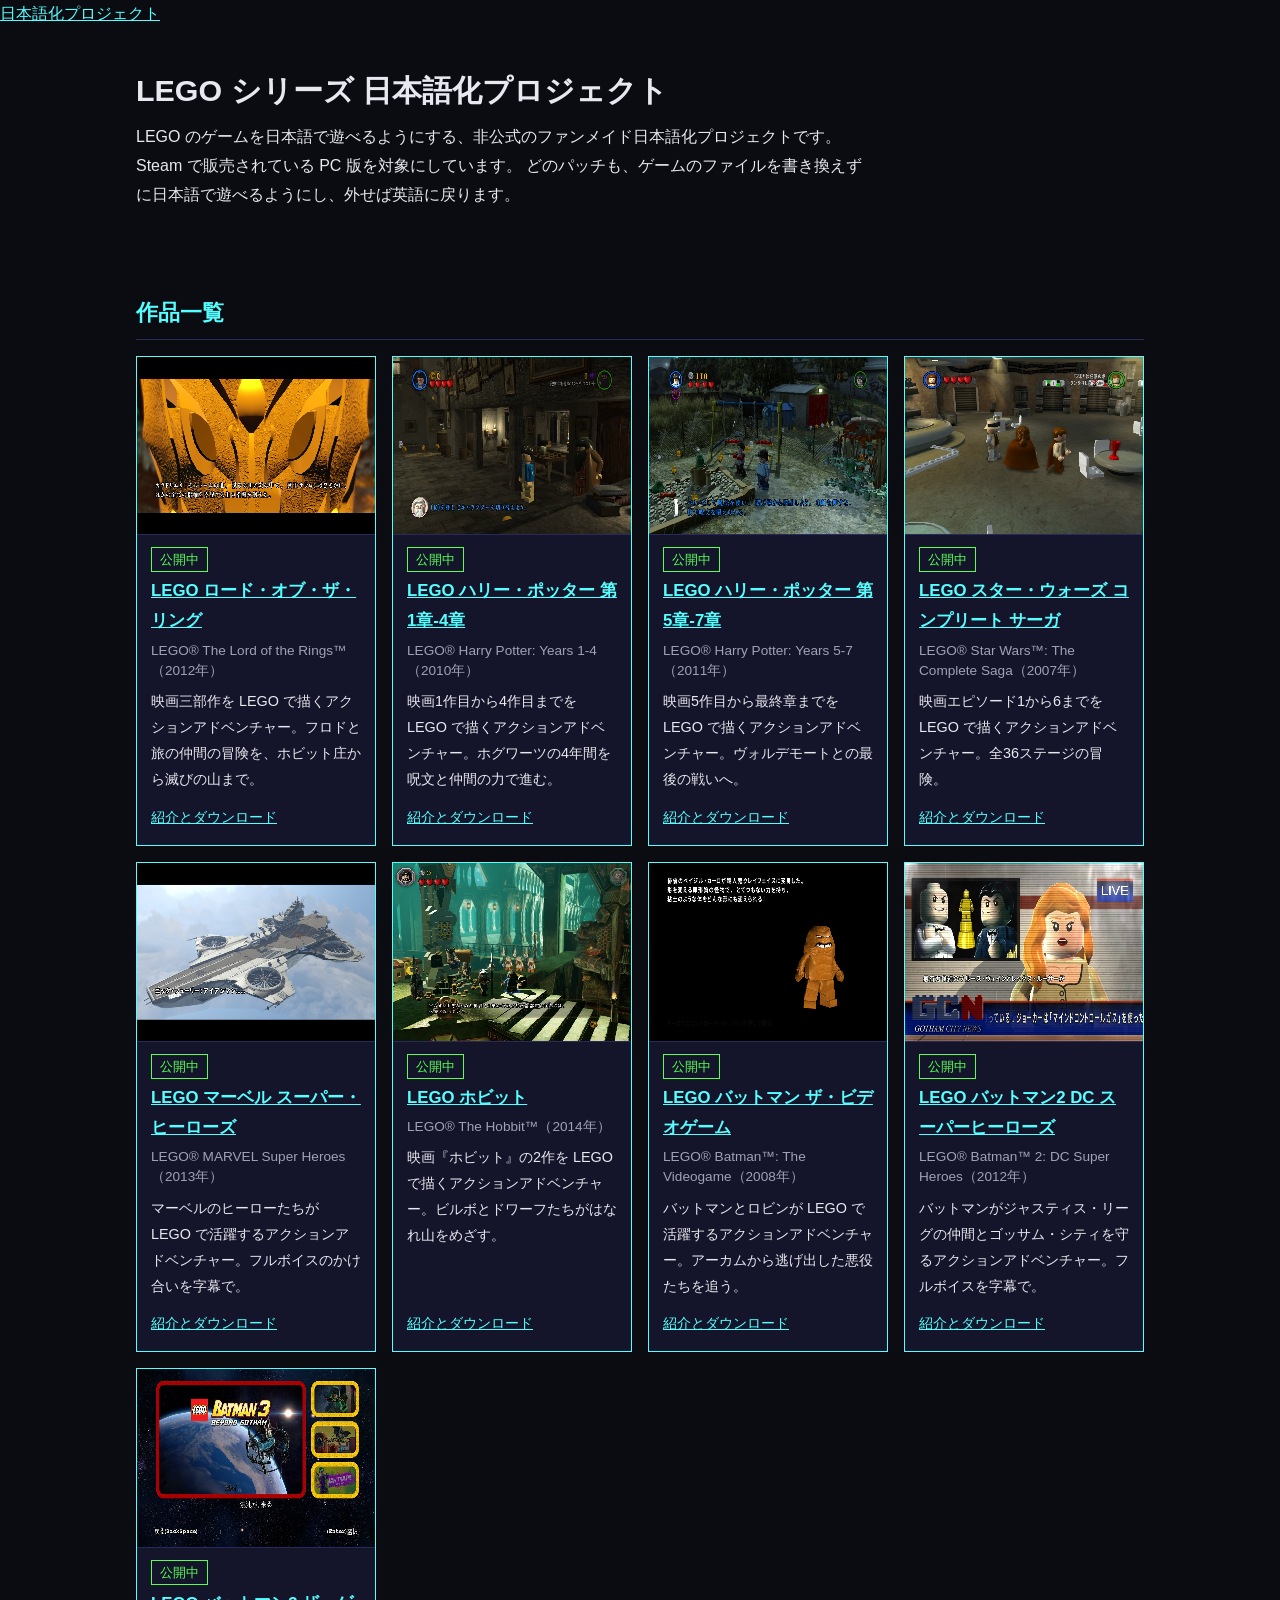
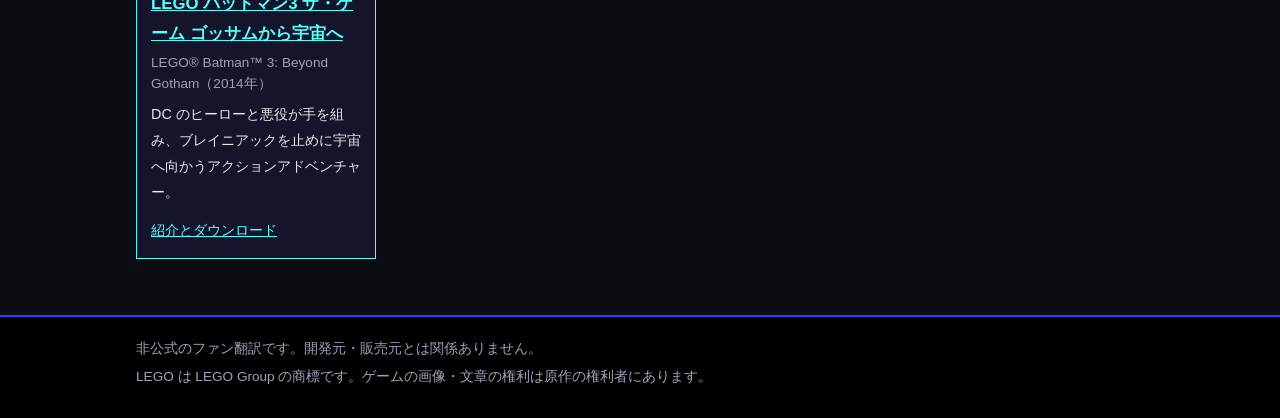
<file: docs/index.html>
<!doctype html>
<html lang="ja">
<head>
<meta charset="utf-8">
<meta name="viewport" content="width=device-width, initial-scale=1">
<title>LEGO シリーズ 日本語化プロジェクト</title>
<meta name="description" content="LEGO のゲームを日本語で遊べるようにする、非公式のファンメイド日本語化プロジェクト。">
<meta property="og:type" content="website">
<meta property="og:title" content="LEGO シリーズ 日本語化プロジェクト">
<meta property="og:description" content="LEGO のゲームを日本語で遊べるようにする、非公式のファンメイド日本語化プロジェクト。">
<meta property="og:url" content="https://higesho.github.io/lego-ja/">
<meta property="og:image" content="https://higesho.github.io/lego-ja/lotr/img/forge.jpg">
<link rel="stylesheet" href="style.css">
</head>
<body>
<header class="jpn" id="jpn"><div class="jpn-band"><a class="jpn-home" href="https://higesho.github.io/ja/">日本語化プロジェクト</a></div></header>
<script src="https://higesho.github.io/ja/nav.js"></script>

<main class="band">
<section class="hero">
<h1>LEGO シリーズ 日本語化プロジェクト</h1>
<p class="tag">LEGO のゲームを日本語で遊べるようにする、非公式のファンメイド日本語化プロジェクトです。
Steam で販売されている PC 版を対象にしています。
どのパッチも、ゲームのファイルを書き換えずに日本語で遊べるようにし、外せば英語に戻ります。</p>
</section>

<h2 id="titles">作品一覧</h2>
<ul class="titles">
  <li class="ready">
    <a class="thumb" href="lotr/index.html"><img src="lotr/img/forge.jpg" alt="LEGO ロード・オブ・ザ・リング 日本語版のプロローグの字幕の画面" loading="lazy"></a>
    <div class="body">
      <span class="state ready">公開中</span>
      <span class="name"><a href="lotr/index.html">LEGO ロード・オブ・ザ・リング</a></span>
      <span class="orig">LEGO® The Lord of the Rings™（2012年）</span>
      <span class="desc">映画三部作を LEGO で描くアクションアドベンチャー。フロドと旅の仲間の冒険を、ホビット庄から滅びの山まで。</span>
      <span class="more"><a href="lotr/index.html">紹介とダウンロード</a></span>
    </div>
  </li>
  <li class="ready">
    <a class="thumb" href="hp1/index.html"><img src="hp1/img/hint.jpg" alt="LEGO ハリー・ポッター 第1章-4章 日本語版のヒントの画面" loading="lazy"></a>
    <div class="body">
      <span class="state ready">公開中</span>
      <span class="name"><a href="hp1/index.html">LEGO ハリー・ポッター 第1章-4章</a></span>
      <span class="orig">LEGO® Harry Potter: Years 1-4（2010年）</span>
      <span class="desc">映画1作目から4作目までを LEGO で描くアクションアドベンチャー。ホグワーツの4年間を呪文と仲間の力で進む。</span>
      <span class="more"><a href="hp1/index.html">紹介とダウンロード</a></span>
    </div>
  </li>
  <li class="ready">
    <a class="thumb" href="hp2/index.html"><img src="hp2/img/hint.jpg" alt="LEGO ハリー・ポッター 第5章-7章 日本語版のヒントの画面" loading="lazy"></a>
    <div class="body">
      <span class="state ready">公開中</span>
      <span class="name"><a href="hp2/index.html">LEGO ハリー・ポッター 第5章-7章</a></span>
      <span class="orig">LEGO® Harry Potter: Years 5-7（2011年）</span>
      <span class="desc">映画5作目から最終章までを LEGO で描くアクションアドベンチャー。ヴォルデモートとの最後の戦いへ。</span>
      <span class="more"><a href="hp2/index.html">紹介とダウンロード</a></span>
    </div>
  </li>
  <li class="ready">
    <a class="thumb" href="sw/index.html"><img src="sw/img/cantina.jpg" alt="LEGO スター・ウォーズ コンプリート サーガ 日本語版の酒場の画面" loading="lazy"></a>
    <div class="body">
      <span class="state ready">公開中</span>
      <span class="name"><a href="sw/index.html">LEGO スター・ウォーズ コンプリート サーガ</a></span>
      <span class="orig">LEGO® Star Wars™: The Complete Saga（2007年）</span>
      <span class="desc">映画エピソード1から6までを LEGO で描くアクションアドベンチャー。全36ステージの冒険。</span>
      <span class="more"><a href="sw/index.html">紹介とダウンロード</a></span>
    </div>
  </li>
  <li class="ready">
    <a class="thumb" href="marvel/index.html"><img src="marvel/img/fury.jpg" alt="LEGO マーベル スーパー・ヒーローズ 日本語版のニック・フューリーの字幕の画面" loading="lazy"></a>
    <div class="body">
      <span class="state ready">公開中</span>
      <span class="name"><a href="marvel/index.html">LEGO マーベル スーパー・ヒーローズ</a></span>
      <span class="orig">LEGO® MARVEL Super Heroes（2013年）</span>
      <span class="desc">マーベルのヒーローたちが LEGO で活躍するアクションアドベンチャー。フルボイスのかけ合いを字幕で。</span>
      <span class="more"><a href="marvel/index.html">紹介とダウンロード</a></span>
    </div>
  </li>
  <li class="ready">
    <a class="thumb" href="hobbit/index.html"><img src="hobbit/img/erebor.jpg" alt="LEGO ホビット 日本語版のエレボールの字幕の画面" loading="lazy"></a>
    <div class="body">
      <span class="state ready">公開中</span>
      <span class="name"><a href="hobbit/index.html">LEGO ホビット</a></span>
      <span class="orig">LEGO® The Hobbit™（2014年）</span>
      <span class="desc">映画『ホビット』の2作を LEGO で描くアクションアドベンチャー。ビルボとドワーフたちがはなれ山をめざす。</span>
      <span class="more"><a href="hobbit/index.html">紹介とダウンロード</a></span>
    </div>
  </li>
  <li class="ready">
    <a class="thumb" href="bat1/index.html"><img src="bat1/img/bio.jpg" alt="LEGO バットマン ザ・ビデオゲーム 日本語版のヴィランの紹介の画面" loading="lazy"></a>
    <div class="body">
      <span class="state ready">公開中</span>
      <span class="name"><a href="bat1/index.html">LEGO バットマン ザ・ビデオゲーム</a></span>
      <span class="orig">LEGO® Batman™: The Videogame（2008年）</span>
      <span class="desc">バットマンとロビンが LEGO で活躍するアクションアドベンチャー。アーカムから逃げ出した悪役たちを追う。</span>
      <span class="more"><a href="bat1/index.html">紹介とダウンロード</a></span>
    </div>
  </li>
  <li class="ready">
    <a class="thumb" href="bat2/index.html"><img src="bat2/img/news.jpg" alt="LEGO バットマン2 DC スーパーヒーローズ 日本語版のニュースの字幕の画面" loading="lazy"></a>
    <div class="body">
      <span class="state ready">公開中</span>
      <span class="name"><a href="bat2/index.html">LEGO バットマン2 DC スーパーヒーローズ</a></span>
      <span class="orig">LEGO® Batman™ 2: DC Super Heroes（2012年）</span>
      <span class="desc">バットマンがジャスティス・リーグの仲間とゴッサム・シティを守るアクションアドベンチャー。フルボイスを字幕で。</span>
      <span class="more"><a href="bat2/index.html">紹介とダウンロード</a></span>
    </div>
  </li>
  <li class="ready">
    <a class="thumb" href="bat3/index.html"><img src="bat3/img/front.jpg" alt="LEGO バットマン3 ザ・ゲーム ゴッサムから宇宙へ 日本語版のメニューの画面" loading="lazy"></a>
    <div class="body">
      <span class="state ready">公開中</span>
      <span class="name"><a href="bat3/index.html">LEGO バットマン3 ザ・ゲーム ゴッサムから宇宙へ</a></span>
      <span class="orig">LEGO® Batman™ 3: Beyond Gotham（2014年）</span>
      <span class="desc">DC のヒーローと悪役が手を組み、ブレイニアックを止めに宇宙へ向かうアクションアドベンチャー。</span>
      <span class="more"><a href="bat3/index.html">紹介とダウンロード</a></span>
    </div>
  </li>
</ul>
</main>

<footer class="foot"><div class="band">
  <p>非公式のファン翻訳です。開発元・販売元とは関係ありません。</p>
  <p>LEGO は LEGO Group の商標です。ゲームの画像・文章の権利は原作の権利者にあります。</p>
</div></footer>
</body>
</html>
</file>
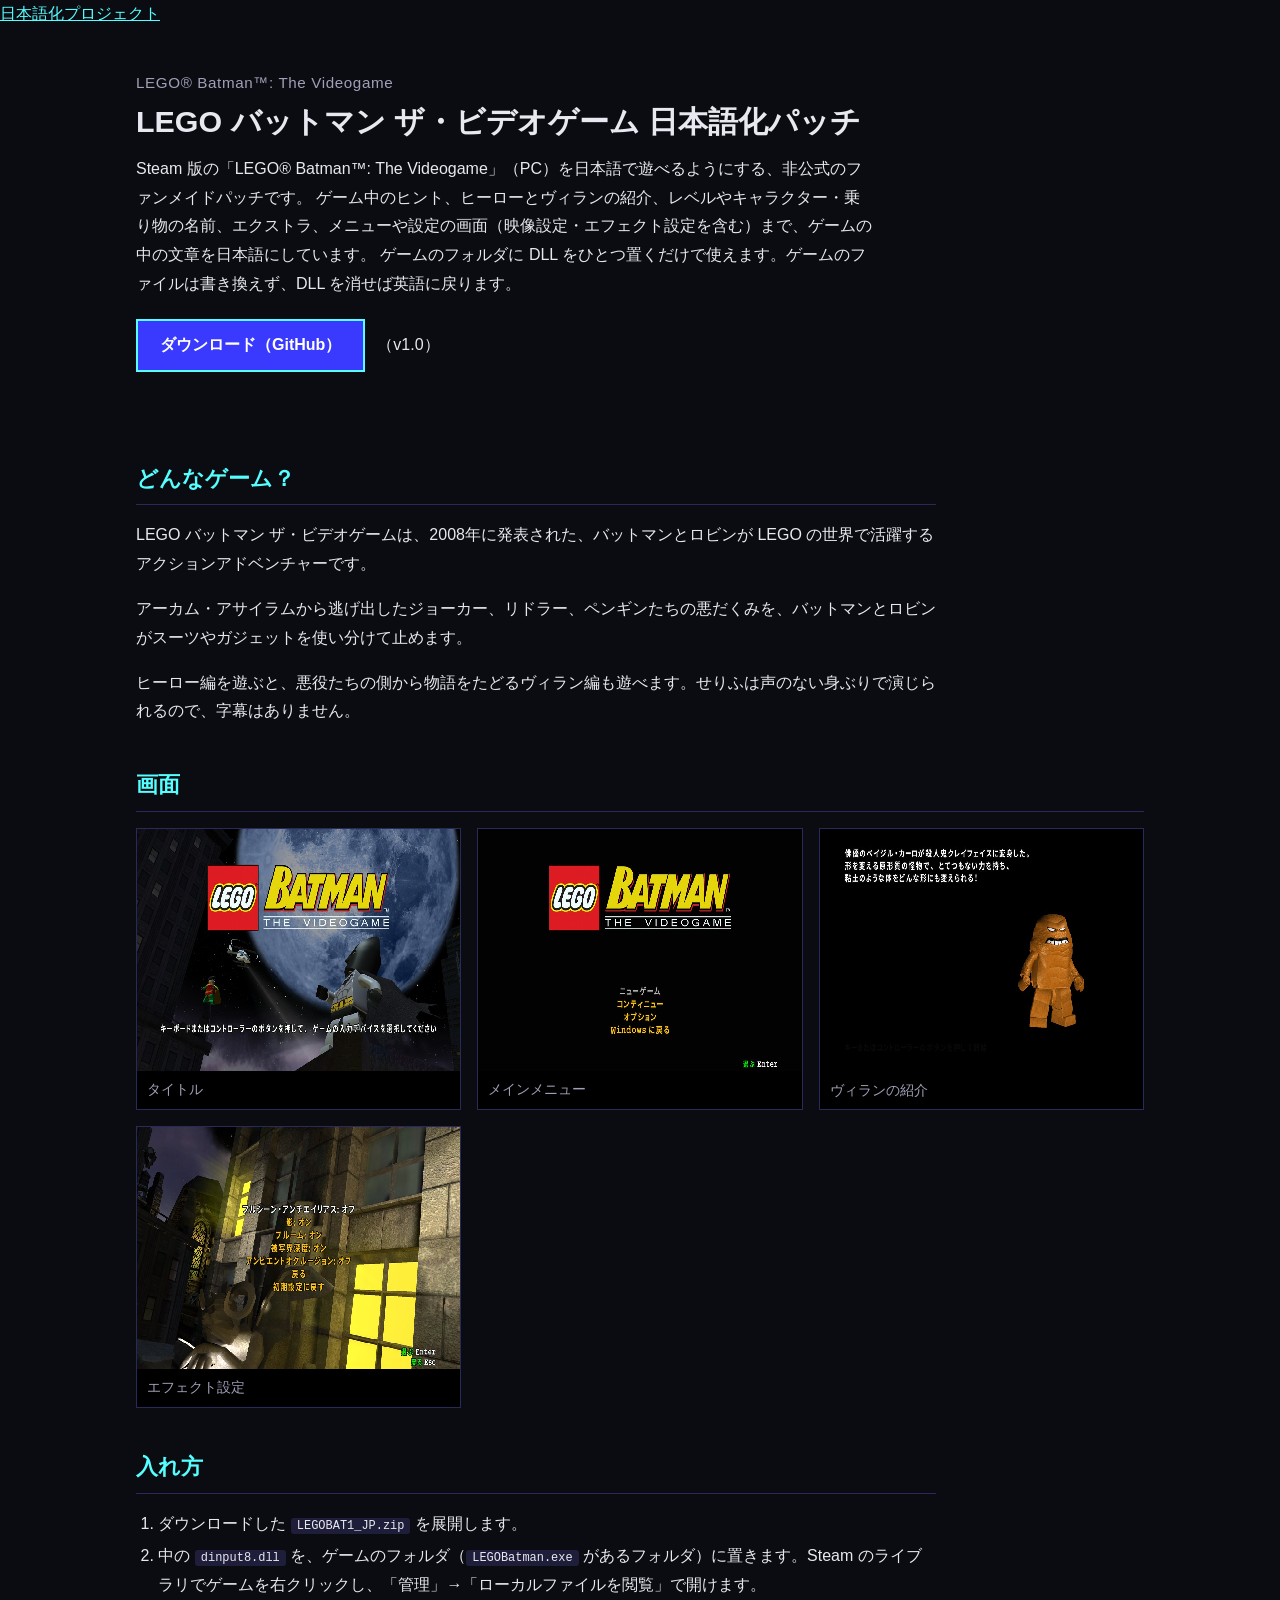
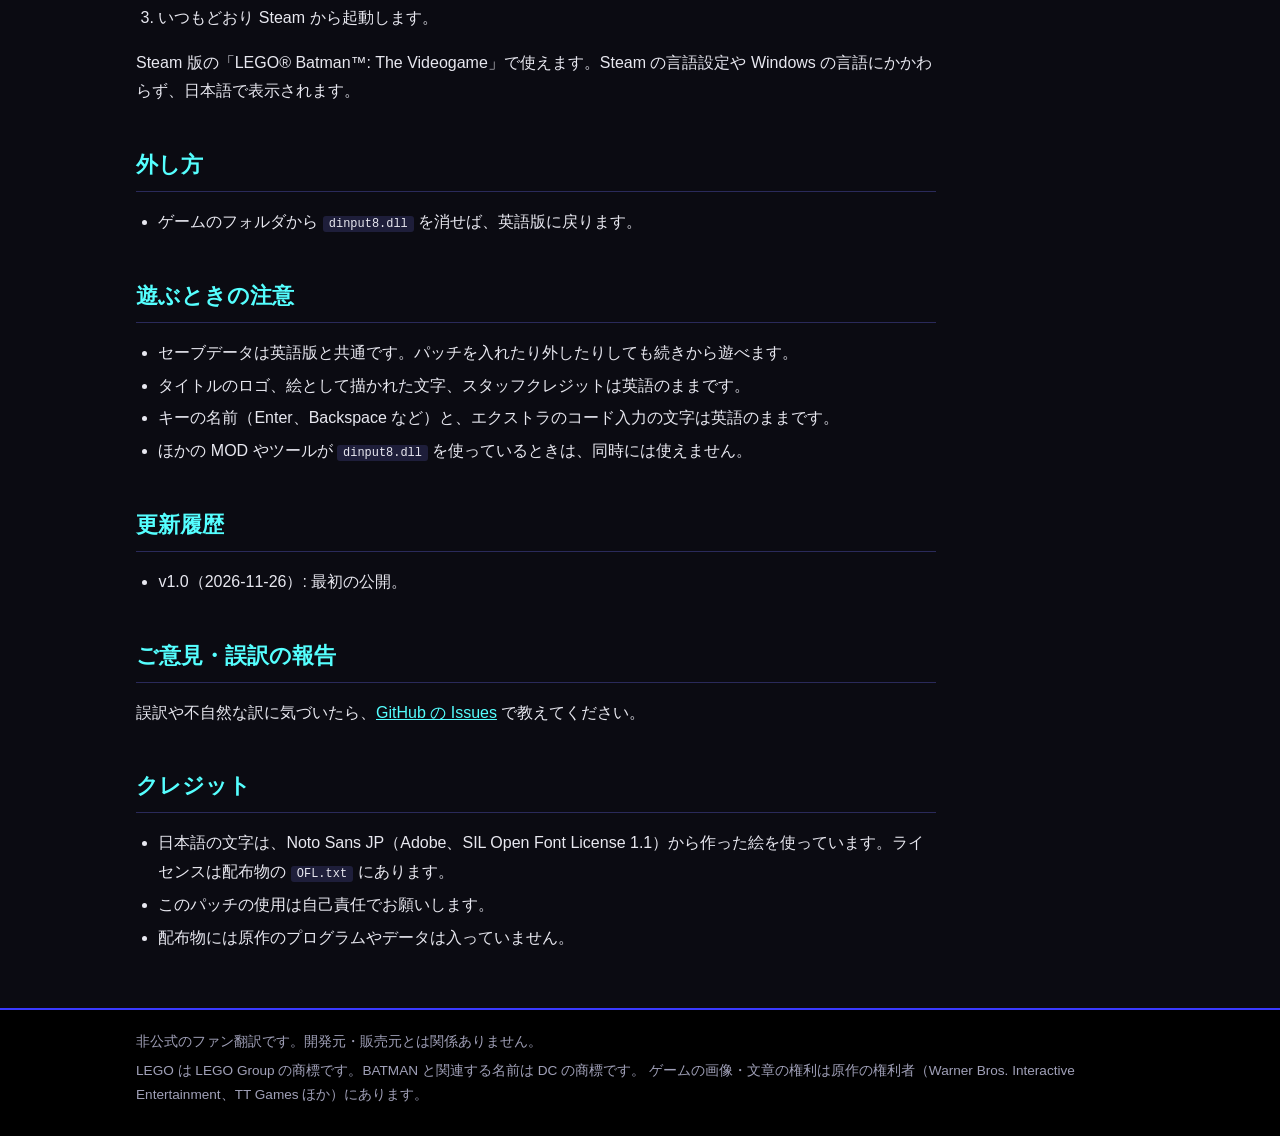
<file: docs/bat1/index.html>
<!doctype html>
<html lang="ja">
<head>
<meta charset="utf-8">
<meta name="viewport" content="width=device-width, initial-scale=1">
<title>LEGO バットマン ザ・ビデオゲーム 日本語化パッチ — LEGO シリーズ 日本語化プロジェクト</title>
<meta name="description" content="Steam 版 LEGO バットマン ザ・ビデオゲーム（LEGO Batman: The Videogame）を日本語で遊べるようにする、非公式のファンメイドパッチ。">
<meta property="og:type" content="article">
<meta property="og:title" content="LEGO バットマン ザ・ビデオゲーム 日本語化パッチ">
<meta property="og:description" content="Steam 版 LEGO バットマン ザ・ビデオゲーム（LEGO Batman: The Videogame）を日本語で遊べるようにする、非公式のファンメイドパッチ。">
<meta property="og:url" content="https://higesho.github.io/lego-ja/bat1/">
<meta property="og:image" content="https://higesho.github.io/lego-ja/bat1/img/bio.jpg">
<link rel="stylesheet" href="../style.css">
</head>
<body>
<header class="jpn" id="jpn"><div class="jpn-band"><a class="jpn-home" href="https://higesho.github.io/ja/">日本語化プロジェクト</a></div></header>
<script src="https://higesho.github.io/ja/nav.js"></script>

<main class="band">
<section class="hero">
<p class="sub">LEGO® Batman™: The Videogame</p>
<h1>LEGO バットマン ザ・ビデオゲーム 日本語化パッチ</h1>
<p class="tag">Steam 版の「LEGO® Batman™: The Videogame」（PC）を日本語で遊べるようにする、非公式のファンメイドパッチです。
ゲーム中のヒント、ヒーローとヴィランの紹介、レベルやキャラクター・乗り物の名前、エクストラ、メニューや設定の画面（映像設定・エフェクト設定を含む）まで、ゲームの中の文章を日本語にしています。
ゲームのフォルダに DLL をひとつ置くだけで使えます。ゲームのファイルは書き換えず、DLL を消せば英語に戻ります。</p>
<p><a class="dl" href="https://github.com/higesho/lego-ja/releases/tag/bat1-v1.0">ダウンロード（GitHub）</a>（v1.0）</p>
</section>

<div class="text">
<h2>どんなゲーム？</h2>
<p>LEGO バットマン ザ・ビデオゲームは、2008年に発表された、バットマンとロビンが LEGO の世界で活躍するアクションアドベンチャーです。</p>
<p>アーカム・アサイラムから逃げ出したジョーカー、リドラー、ペンギンたちの悪だくみを、バットマンとロビンがスーツやガジェットを使い分けて止めます。</p>
<p>ヒーロー編を遊ぶと、悪役たちの側から物語をたどるヴィラン編も遊べます。せりふは声のない身ぶりで演じられるので、字幕はありません。</p>
</div>

<h2>画面</h2>
<div class="shots">
  <figure><img src="img/title.jpg" alt="タイトル画面" loading="lazy"><figcaption>タイトル</figcaption></figure>
  <figure><img src="img/menu.jpg" alt="メインメニューの画面" loading="lazy"><figcaption>メインメニュー</figcaption></figure>
  <figure><img src="img/bio.jpg" alt="クレイフェイスの紹介が出るロード画面" loading="lazy"><figcaption>ヴィランの紹介</figcaption></figure>
  <figure><img src="img/effects.jpg" alt="エフェクト設定の画面" loading="lazy"><figcaption>エフェクト設定</figcaption></figure>
</div>

<div class="text">
<h2>入れ方</h2>
<ol>
<li>ダウンロードした <code>LEGOBAT1_JP.zip</code> を展開します。</li>
<li>中の <code>dinput8.dll</code> を、ゲームのフォルダ（<code>LEGOBatman.exe</code> があるフォルダ）に置きます。Steam のライブラリでゲームを右クリックし、「管理」→「ローカルファイルを閲覧」で開けます。</li>
<li>いつもどおり Steam から起動します。</li>
</ol>
<p>Steam 版の「LEGO® Batman™: The Videogame」で使えます。Steam の言語設定や Windows の言語にかかわらず、日本語で表示されます。</p>

<h2>外し方</h2>
<ul>
<li>ゲームのフォルダから <code>dinput8.dll</code> を消せば、英語版に戻ります。</li>
</ul>

<h2>遊ぶときの注意</h2>
<ul>
<li>セーブデータは英語版と共通です。パッチを入れたり外したりしても続きから遊べます。</li>
<li>タイトルのロゴ、絵として描かれた文字、スタッフクレジットは英語のままです。</li>
<li>キーの名前（Enter、Backspace など）と、エクストラのコード入力の文字は英語のままです。</li>
<li>ほかの MOD やツールが <code>dinput8.dll</code> を使っているときは、同時には使えません。</li>
</ul>

<h2>更新履歴</h2>
<ul>
<li>v1.0（2026-11-26）: 最初の公開。</li>
</ul>

<h2>ご意見・誤訳の報告</h2>
<p>誤訳や不自然な訳に気づいたら、<a href="https://github.com/higesho/lego-ja/issues">GitHub の Issues</a> で教えてください。</p>

<h2>クレジット</h2>
<ul>
<li>日本語の文字は、Noto Sans JP（Adobe、SIL Open Font License 1.1）から作った絵を使っています。ライセンスは配布物の <code>OFL.txt</code> にあります。</li>
<li>このパッチの使用は自己責任でお願いします。</li>
<li>配布物には原作のプログラムやデータは入っていません。</li>
</ul>
</div>
</main>

<footer class="foot"><div class="band">
  <p>非公式のファン翻訳です。開発元・販売元とは関係ありません。</p>
  <p>LEGO は LEGO Group の商標です。BATMAN と関連する名前は DC の商標です。 ゲームの画像・文章の権利は原作の権利者（Warner Bros. Interactive Entertainment、TT Games ほか）にあります。</p>
</div></footer>
</body>
</html>
</file>
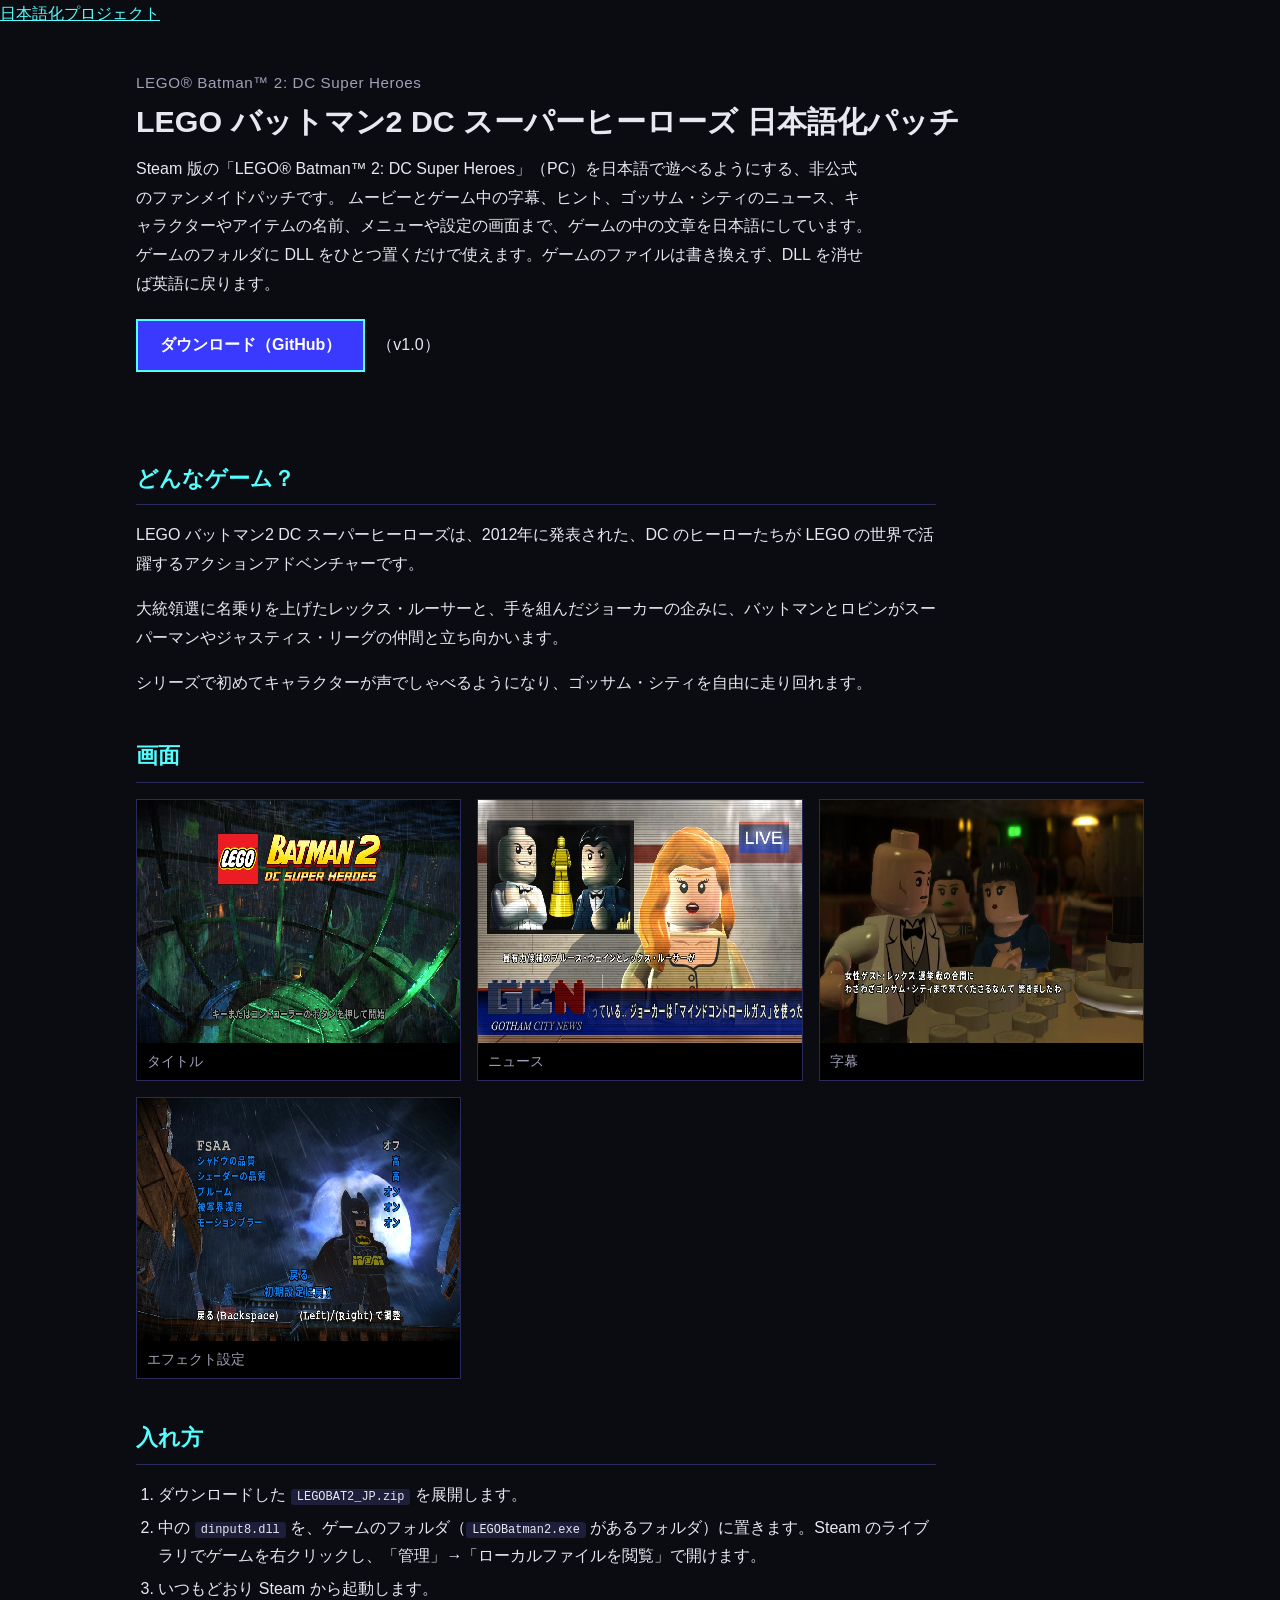
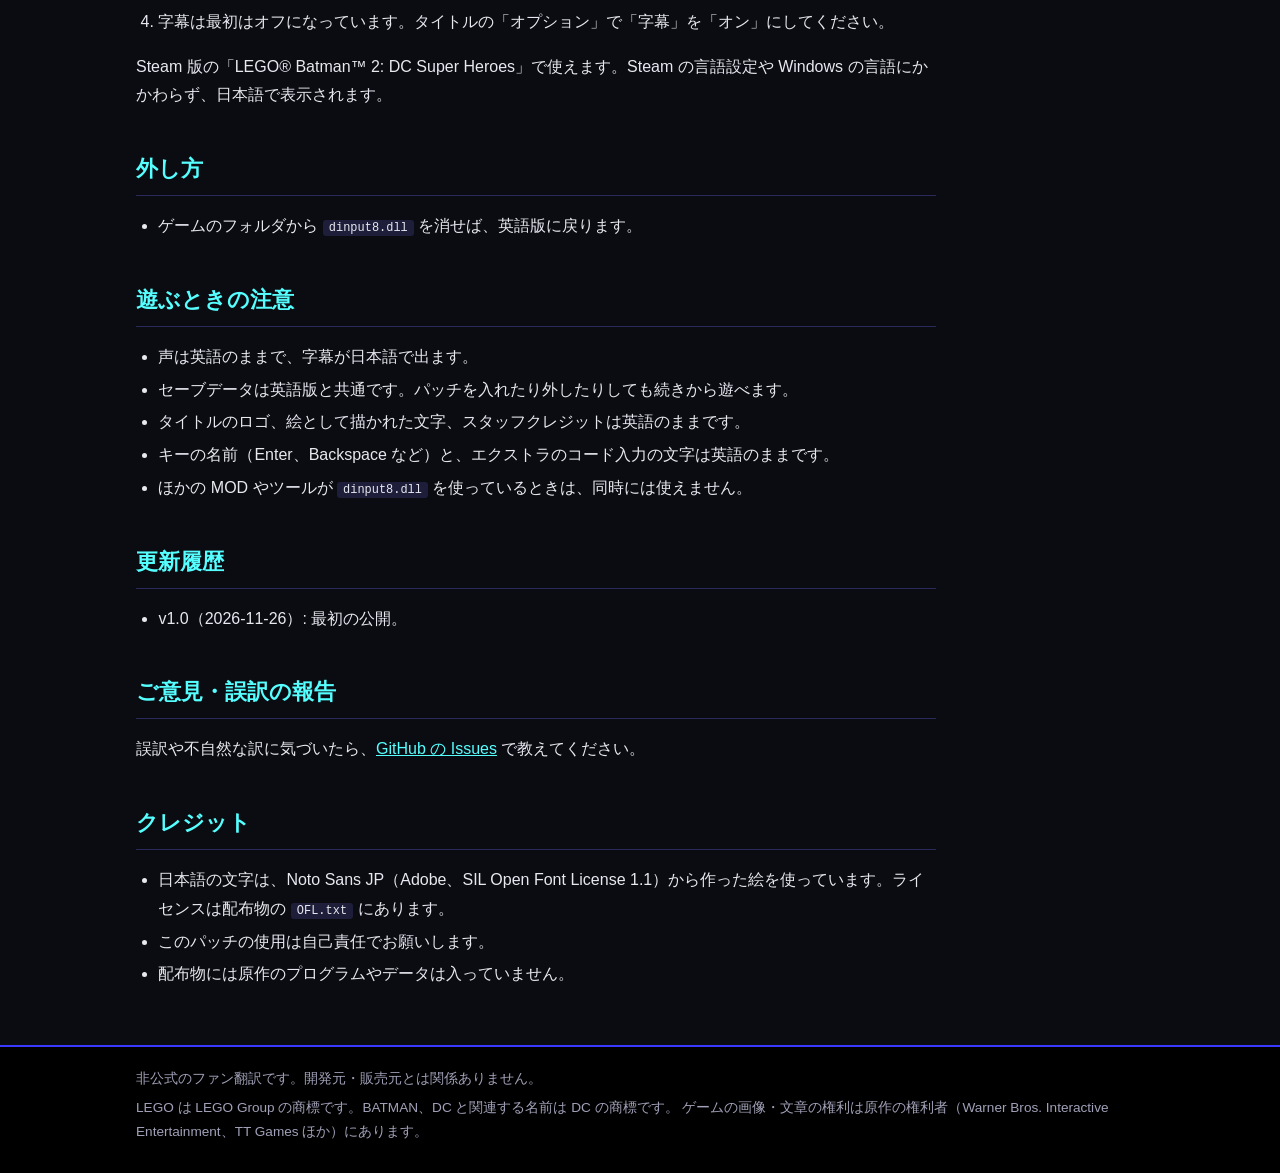
<file: docs/bat2/index.html>
<!doctype html>
<html lang="ja">
<head>
<meta charset="utf-8">
<meta name="viewport" content="width=device-width, initial-scale=1">
<title>LEGO バットマン2 DC スーパーヒーローズ 日本語化パッチ — LEGO シリーズ 日本語化プロジェクト</title>
<meta name="description" content="Steam 版 LEGO バットマン2 DC スーパーヒーローズ（LEGO Batman 2: DC Super Heroes）を日本語で遊べるようにする、非公式のファンメイドパッチ。">
<meta property="og:type" content="article">
<meta property="og:title" content="LEGO バットマン2 DC スーパーヒーローズ 日本語化パッチ">
<meta property="og:description" content="Steam 版 LEGO バットマン2 DC スーパーヒーローズ（LEGO Batman 2: DC Super Heroes）を日本語で遊べるようにする、非公式のファンメイドパッチ。">
<meta property="og:url" content="https://higesho.github.io/lego-ja/bat2/">
<meta property="og:image" content="https://higesho.github.io/lego-ja/bat2/img/news.jpg">
<link rel="stylesheet" href="../style.css">
</head>
<body>
<header class="jpn" id="jpn"><div class="jpn-band"><a class="jpn-home" href="https://higesho.github.io/ja/">日本語化プロジェクト</a></div></header>
<script src="https://higesho.github.io/ja/nav.js"></script>

<main class="band">
<section class="hero">
<p class="sub">LEGO® Batman™ 2: DC Super Heroes</p>
<h1>LEGO バットマン2 DC スーパーヒーローズ 日本語化パッチ</h1>
<p class="tag">Steam 版の「LEGO® Batman™ 2: DC Super Heroes」（PC）を日本語で遊べるようにする、非公式のファンメイドパッチです。
ムービーとゲーム中の字幕、ヒント、ゴッサム・シティのニュース、キャラクターやアイテムの名前、メニューや設定の画面まで、ゲームの中の文章を日本語にしています。
ゲームのフォルダに DLL をひとつ置くだけで使えます。ゲームのファイルは書き換えず、DLL を消せば英語に戻ります。</p>
<p><a class="dl" href="https://github.com/higesho/lego-ja/releases/tag/bat2-v1.0">ダウンロード（GitHub）</a>（v1.0）</p>
</section>

<div class="text">
<h2>どんなゲーム？</h2>
<p>LEGO バットマン2 DC スーパーヒーローズは、2012年に発表された、DC のヒーローたちが LEGO の世界で活躍するアクションアドベンチャーです。</p>
<p>大統領選に名乗りを上げたレックス・ルーサーと、手を組んだジョーカーの企みに、バットマンとロビンがスーパーマンやジャスティス・リーグの仲間と立ち向かいます。</p>
<p>シリーズで初めてキャラクターが声でしゃべるようになり、ゴッサム・シティを自由に走り回れます。</p>
</div>

<h2>画面</h2>
<div class="shots">
  <figure><img src="img/title.jpg" alt="タイトル画面" loading="lazy"><figcaption>タイトル</figcaption></figure>
  <figure><img src="img/news.jpg" alt="ゴッサム・シティのニュースの字幕とテロップが出る画面" loading="lazy"><figcaption>ニュース</figcaption></figure>
  <figure><img src="img/party.jpg" alt="パーティーの場面で字幕が出る画面" loading="lazy"><figcaption>字幕</figcaption></figure>
  <figure><img src="img/effects.jpg" alt="エフェクト設定の画面" loading="lazy"><figcaption>エフェクト設定</figcaption></figure>
</div>

<div class="text">
<h2>入れ方</h2>
<ol>
<li>ダウンロードした <code>LEGOBAT2_JP.zip</code> を展開します。</li>
<li>中の <code>dinput8.dll</code> を、ゲームのフォルダ（<code>LEGOBatman2.exe</code> があるフォルダ）に置きます。Steam のライブラリでゲームを右クリックし、「管理」→「ローカルファイルを閲覧」で開けます。</li>
<li>いつもどおり Steam から起動します。</li>
<li>字幕は最初はオフになっています。タイトルの「オプション」で「字幕」を「オン」にしてください。</li>
</ol>
<p>Steam 版の「LEGO® Batman™ 2: DC Super Heroes」で使えます。Steam の言語設定や Windows の言語にかかわらず、日本語で表示されます。</p>

<h2>外し方</h2>
<ul>
<li>ゲームのフォルダから <code>dinput8.dll</code> を消せば、英語版に戻ります。</li>
</ul>

<h2>遊ぶときの注意</h2>
<ul>
<li>声は英語のままで、字幕が日本語で出ます。</li>
<li>セーブデータは英語版と共通です。パッチを入れたり外したりしても続きから遊べます。</li>
<li>タイトルのロゴ、絵として描かれた文字、スタッフクレジットは英語のままです。</li>
<li>キーの名前（Enter、Backspace など）と、エクストラのコード入力の文字は英語のままです。</li>
<li>ほかの MOD やツールが <code>dinput8.dll</code> を使っているときは、同時には使えません。</li>
</ul>

<h2>更新履歴</h2>
<ul>
<li>v1.0（2026-11-26）: 最初の公開。</li>
</ul>

<h2>ご意見・誤訳の報告</h2>
<p>誤訳や不自然な訳に気づいたら、<a href="https://github.com/higesho/lego-ja/issues">GitHub の Issues</a> で教えてください。</p>

<h2>クレジット</h2>
<ul>
<li>日本語の文字は、Noto Sans JP（Adobe、SIL Open Font License 1.1）から作った絵を使っています。ライセンスは配布物の <code>OFL.txt</code> にあります。</li>
<li>このパッチの使用は自己責任でお願いします。</li>
<li>配布物には原作のプログラムやデータは入っていません。</li>
</ul>
</div>
</main>

<footer class="foot"><div class="band">
  <p>非公式のファン翻訳です。開発元・販売元とは関係ありません。</p>
  <p>LEGO は LEGO Group の商標です。BATMAN、DC と関連する名前は DC の商標です。 ゲームの画像・文章の権利は原作の権利者（Warner Bros. Interactive Entertainment、TT Games ほか）にあります。</p>
</div></footer>
</body>
</html>
</file>
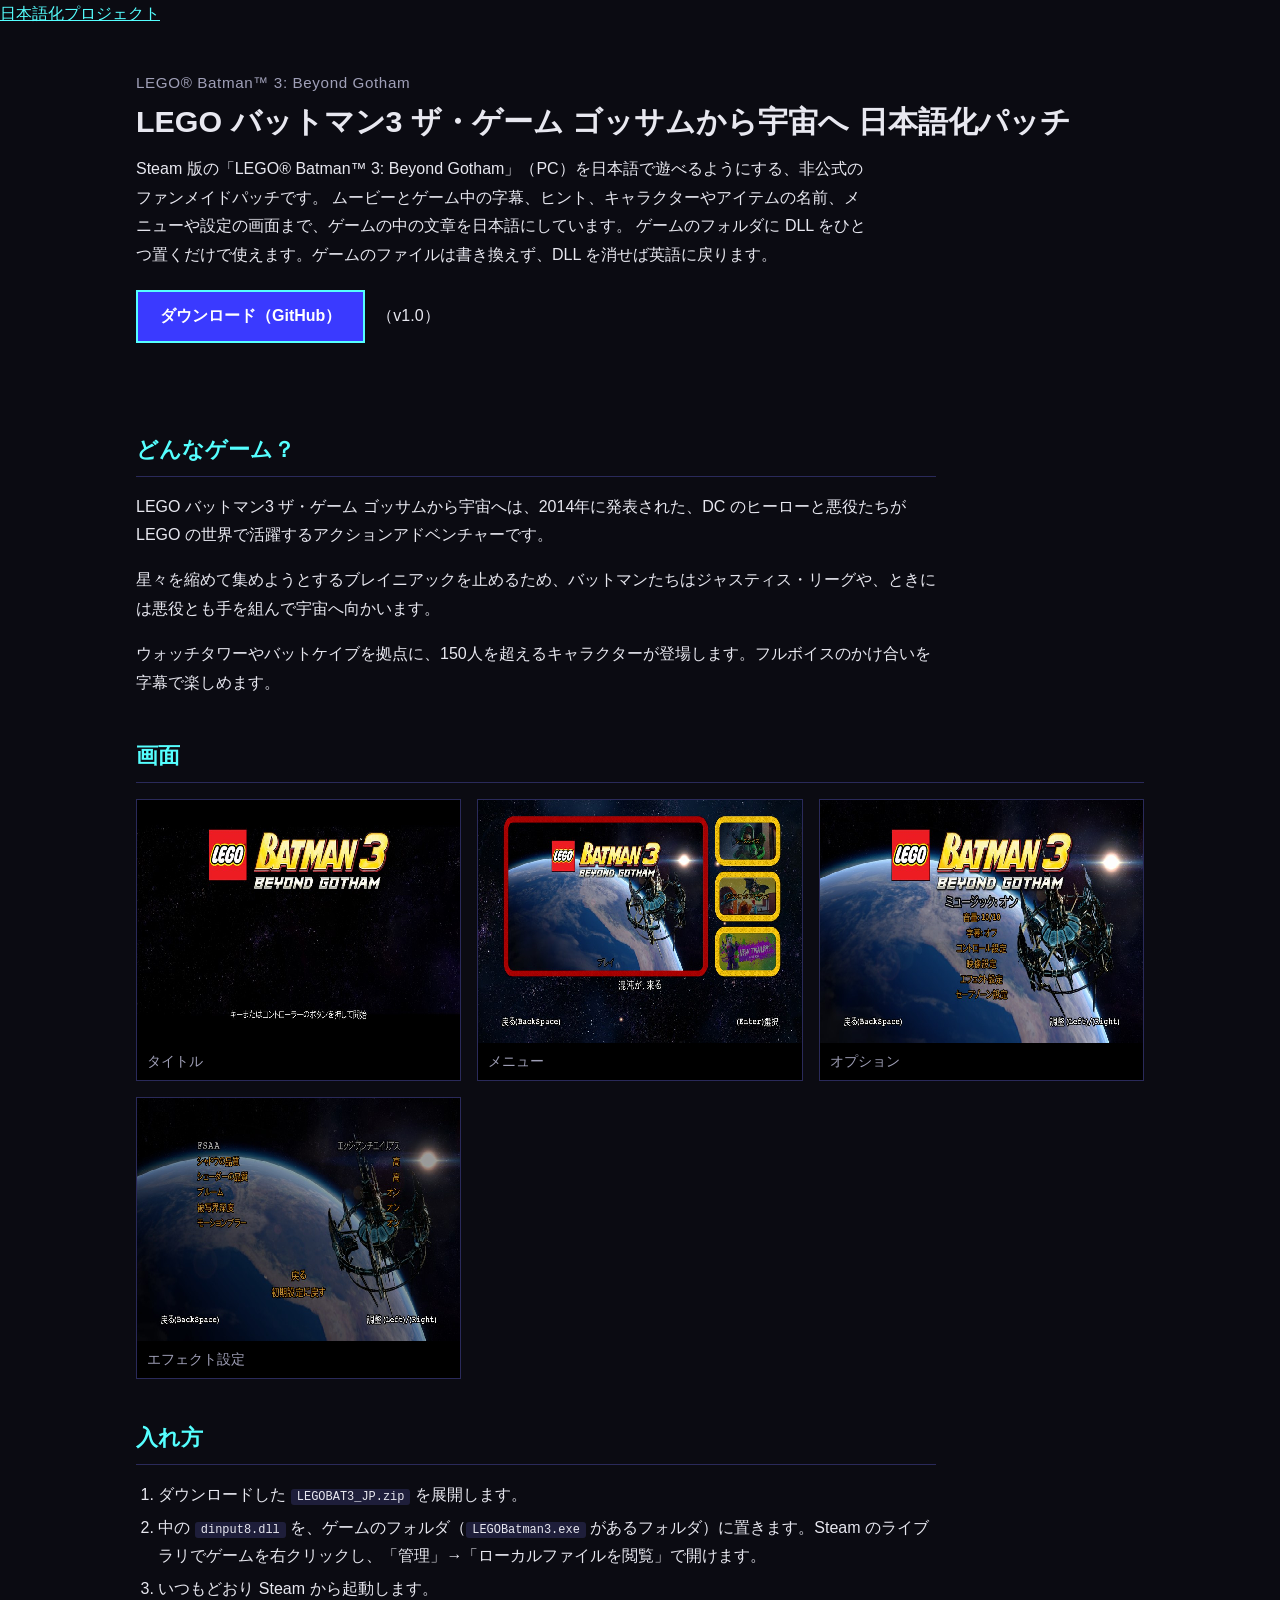
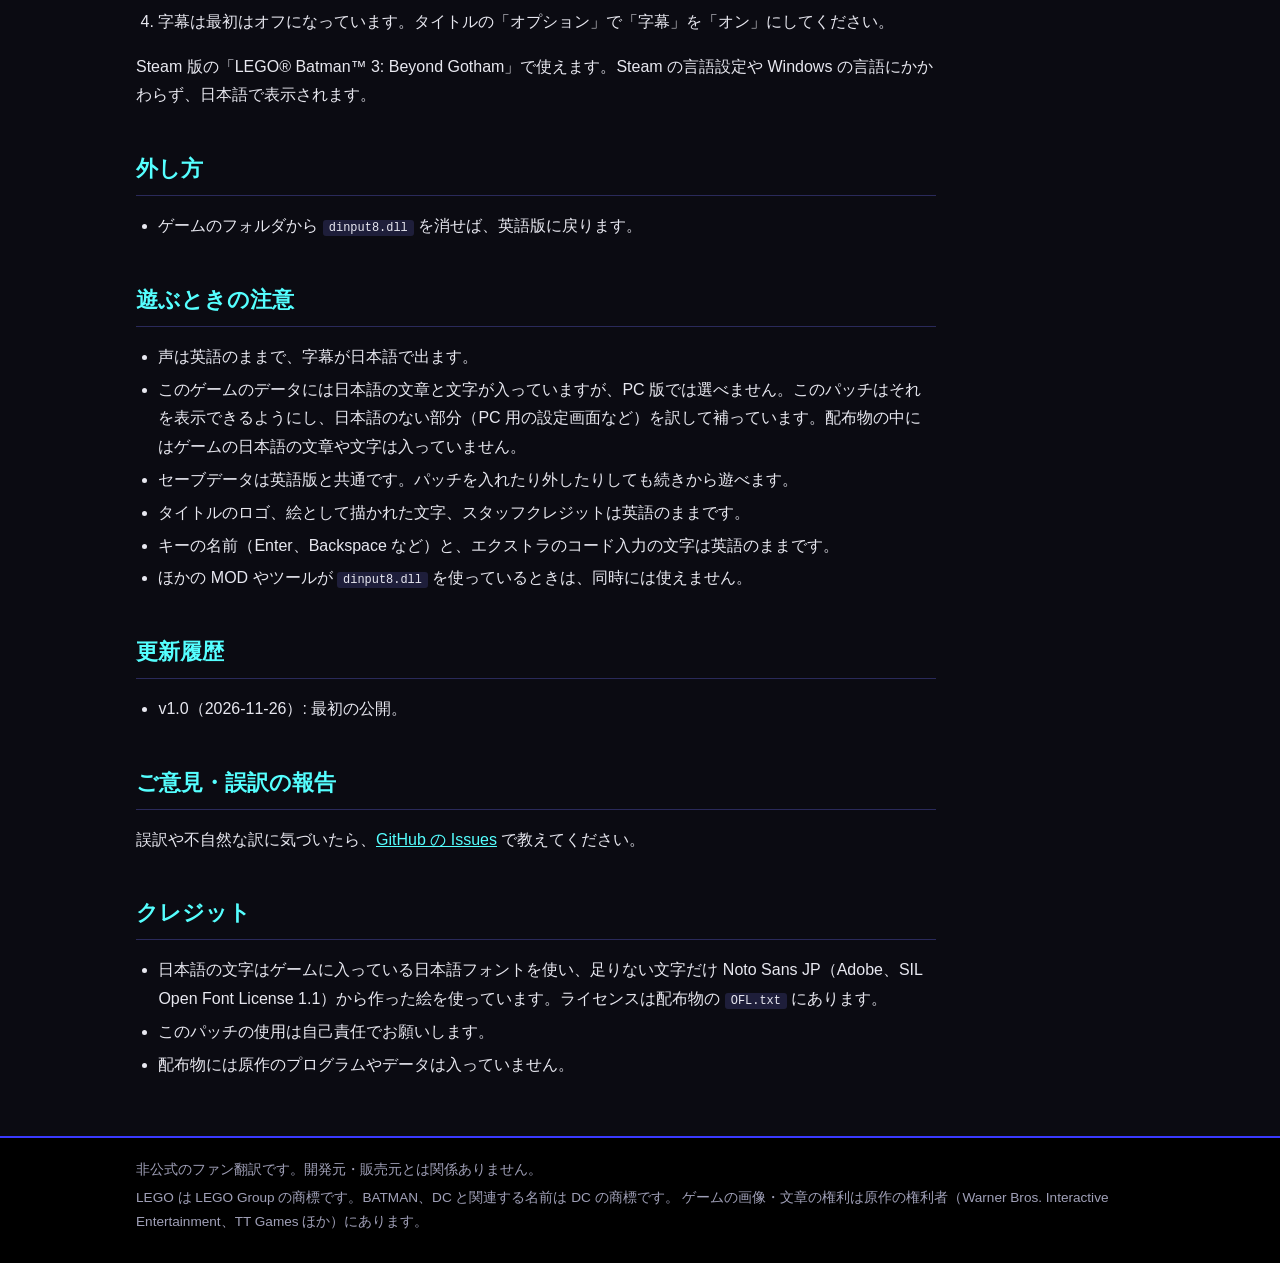
<file: docs/bat3/index.html>
<!doctype html>
<html lang="ja">
<head>
<meta charset="utf-8">
<meta name="viewport" content="width=device-width, initial-scale=1">
<title>LEGO バットマン3 ザ・ゲーム ゴッサムから宇宙へ 日本語化パッチ — LEGO シリーズ 日本語化プロジェクト</title>
<meta name="description" content="Steam 版 LEGO バットマン3 ザ・ゲーム ゴッサムから宇宙へ（LEGO Batman 3: Beyond Gotham）を日本語で遊べるようにする、非公式のファンメイドパッチ。">
<meta property="og:type" content="article">
<meta property="og:title" content="LEGO バットマン3 ザ・ゲーム ゴッサムから宇宙へ 日本語化パッチ">
<meta property="og:description" content="Steam 版 LEGO バットマン3 ザ・ゲーム ゴッサムから宇宙へ（LEGO Batman 3: Beyond Gotham）を日本語で遊べるようにする、非公式のファンメイドパッチ。">
<meta property="og:url" content="https://higesho.github.io/lego-ja/bat3/">
<meta property="og:image" content="https://higesho.github.io/lego-ja/bat3/img/front.jpg">
<link rel="stylesheet" href="../style.css">
</head>
<body>
<header class="jpn" id="jpn"><div class="jpn-band"><a class="jpn-home" href="https://higesho.github.io/ja/">日本語化プロジェクト</a></div></header>
<script src="https://higesho.github.io/ja/nav.js"></script>

<main class="band">
<section class="hero">
<p class="sub">LEGO® Batman™ 3: Beyond Gotham</p>
<h1>LEGO バットマン3 ザ・ゲーム ゴッサムから宇宙へ 日本語化パッチ</h1>
<p class="tag">Steam 版の「LEGO® Batman™ 3: Beyond Gotham」（PC）を日本語で遊べるようにする、非公式のファンメイドパッチです。
ムービーとゲーム中の字幕、ヒント、キャラクターやアイテムの名前、メニューや設定の画面まで、ゲームの中の文章を日本語にしています。
ゲームのフォルダに DLL をひとつ置くだけで使えます。ゲームのファイルは書き換えず、DLL を消せば英語に戻ります。</p>
<p><a class="dl" href="https://github.com/higesho/lego-ja/releases/tag/bat3-v1.0">ダウンロード（GitHub）</a>（v1.0）</p>
</section>

<div class="text">
<h2>どんなゲーム？</h2>
<p>LEGO バットマン3 ザ・ゲーム ゴッサムから宇宙へは、2014年に発表された、DC のヒーローと悪役たちが LEGO の世界で活躍するアクションアドベンチャーです。</p>
<p>星々を縮めて集めようとするブレイニアックを止めるため、バットマンたちはジャスティス・リーグや、ときには悪役とも手を組んで宇宙へ向かいます。</p>
<p>ウォッチタワーやバットケイブを拠点に、150人を超えるキャラクターが登場します。フルボイスのかけ合いを字幕で楽しめます。</p>
</div>

<h2>画面</h2>
<div class="shots">
  <figure><img src="img/title.jpg" alt="タイトル画面" loading="lazy"><figcaption>タイトル</figcaption></figure>
  <figure><img src="img/front.jpg" alt="タイトルのあとのメニューの画面" loading="lazy"><figcaption>メニュー</figcaption></figure>
  <figure><img src="img/options.jpg" alt="オプションの画面" loading="lazy"><figcaption>オプション</figcaption></figure>
  <figure><img src="img/effects.jpg" alt="エフェクト設定の画面" loading="lazy"><figcaption>エフェクト設定</figcaption></figure>
</div>

<div class="text">
<h2>入れ方</h2>
<ol>
<li>ダウンロードした <code>LEGOBAT3_JP.zip</code> を展開します。</li>
<li>中の <code>dinput8.dll</code> を、ゲームのフォルダ（<code>LEGOBatman3.exe</code> があるフォルダ）に置きます。Steam のライブラリでゲームを右クリックし、「管理」→「ローカルファイルを閲覧」で開けます。</li>
<li>いつもどおり Steam から起動します。</li>
<li>字幕は最初はオフになっています。タイトルの「オプション」で「字幕」を「オン」にしてください。</li>
</ol>
<p>Steam 版の「LEGO® Batman™ 3: Beyond Gotham」で使えます。Steam の言語設定や Windows の言語にかかわらず、日本語で表示されます。</p>

<h2>外し方</h2>
<ul>
<li>ゲームのフォルダから <code>dinput8.dll</code> を消せば、英語版に戻ります。</li>
</ul>

<h2>遊ぶときの注意</h2>
<ul>
<li>声は英語のままで、字幕が日本語で出ます。</li>
<li>このゲームのデータには日本語の文章と文字が入っていますが、PC 版では選べません。このパッチはそれを表示できるようにし、日本語のない部分（PC 用の設定画面など）を訳して補っています。配布物の中にはゲームの日本語の文章や文字は入っていません。</li>
<li>セーブデータは英語版と共通です。パッチを入れたり外したりしても続きから遊べます。</li>
<li>タイトルのロゴ、絵として描かれた文字、スタッフクレジットは英語のままです。</li>
<li>キーの名前（Enter、Backspace など）と、エクストラのコード入力の文字は英語のままです。</li>
<li>ほかの MOD やツールが <code>dinput8.dll</code> を使っているときは、同時には使えません。</li>
</ul>

<h2>更新履歴</h2>
<ul>
<li>v1.0（2026-11-26）: 最初の公開。</li>
</ul>

<h2>ご意見・誤訳の報告</h2>
<p>誤訳や不自然な訳に気づいたら、<a href="https://github.com/higesho/lego-ja/issues">GitHub の Issues</a> で教えてください。</p>

<h2>クレジット</h2>
<ul>
<li>日本語の文字はゲームに入っている日本語フォントを使い、足りない文字だけ Noto Sans JP（Adobe、SIL Open Font License 1.1）から作った絵を使っています。ライセンスは配布物の <code>OFL.txt</code> にあります。</li>
<li>このパッチの使用は自己責任でお願いします。</li>
<li>配布物には原作のプログラムやデータは入っていません。</li>
</ul>
</div>
</main>

<footer class="foot"><div class="band">
  <p>非公式のファン翻訳です。開発元・販売元とは関係ありません。</p>
  <p>LEGO は LEGO Group の商標です。BATMAN、DC と関連する名前は DC の商標です。 ゲームの画像・文章の権利は原作の権利者（Warner Bros. Interactive Entertainment、TT Games ほか）にあります。</p>
</div></footer>
</body>
</html>
</file>
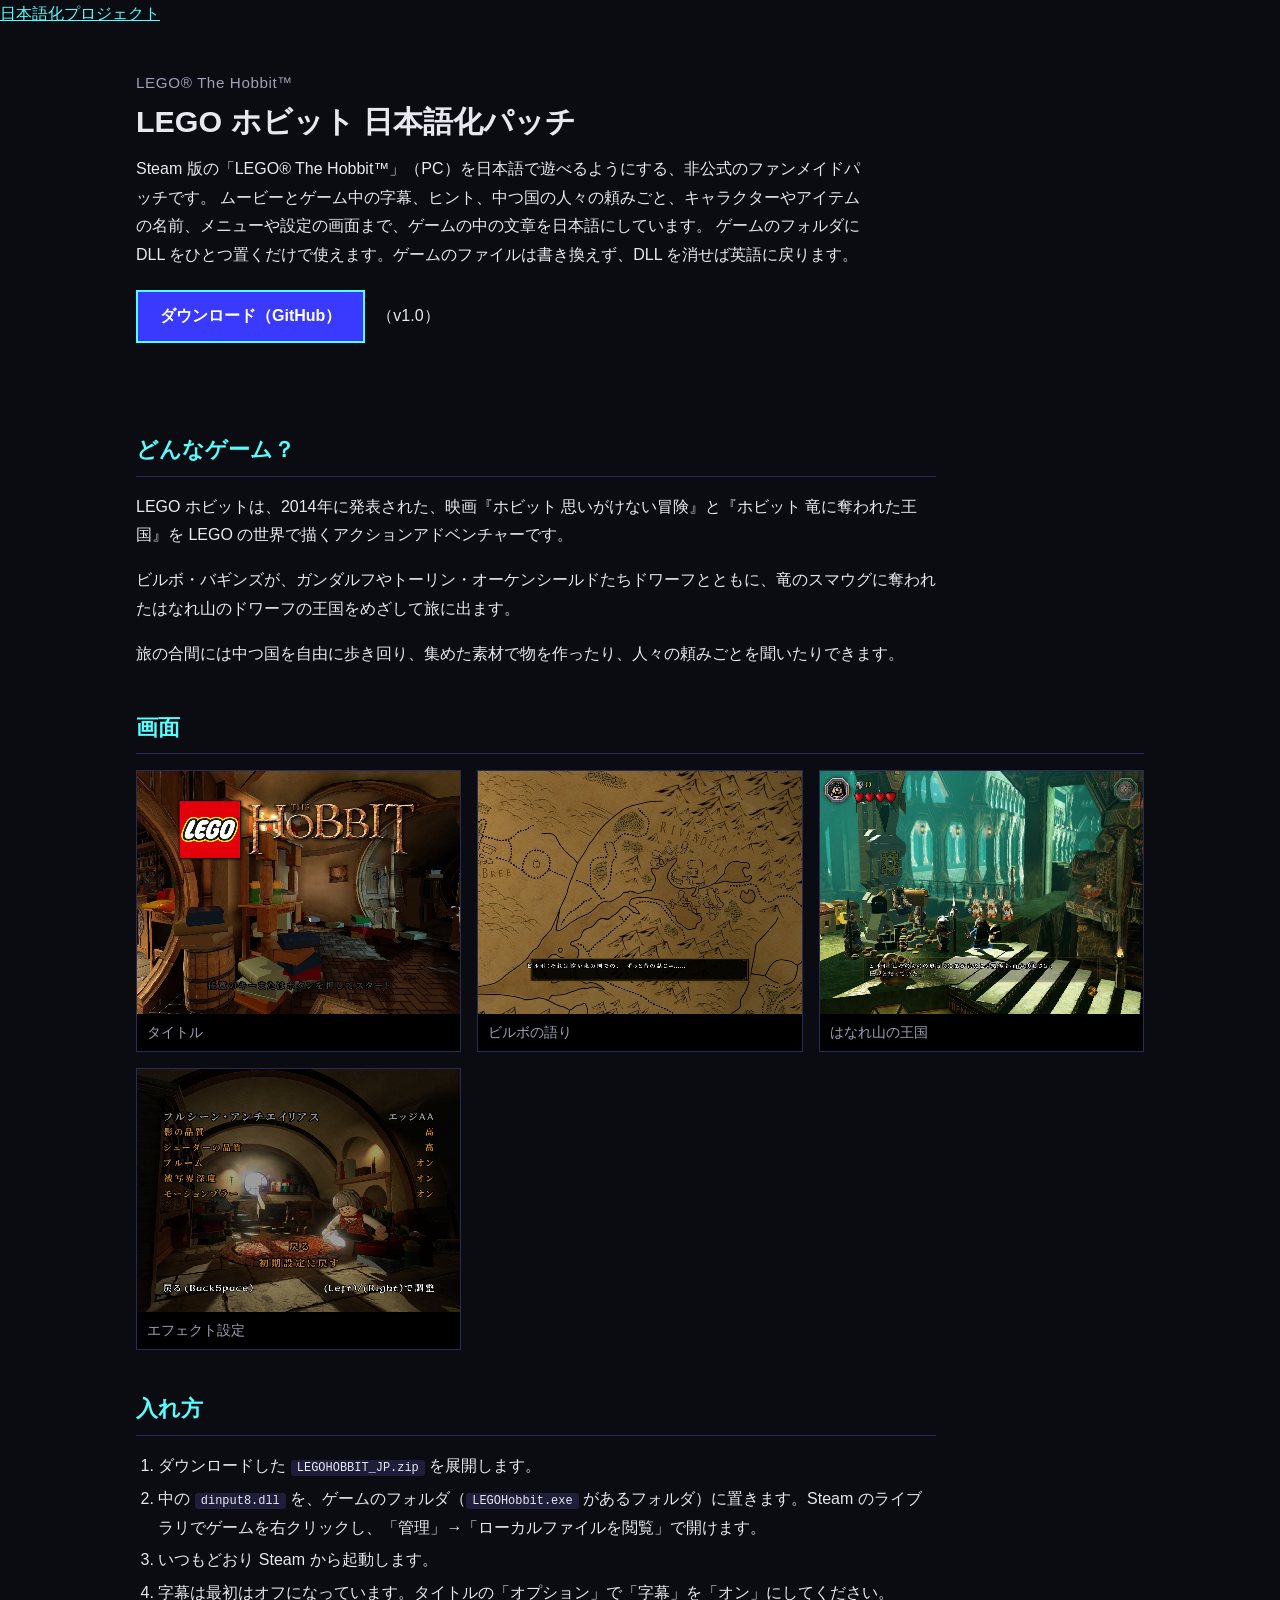
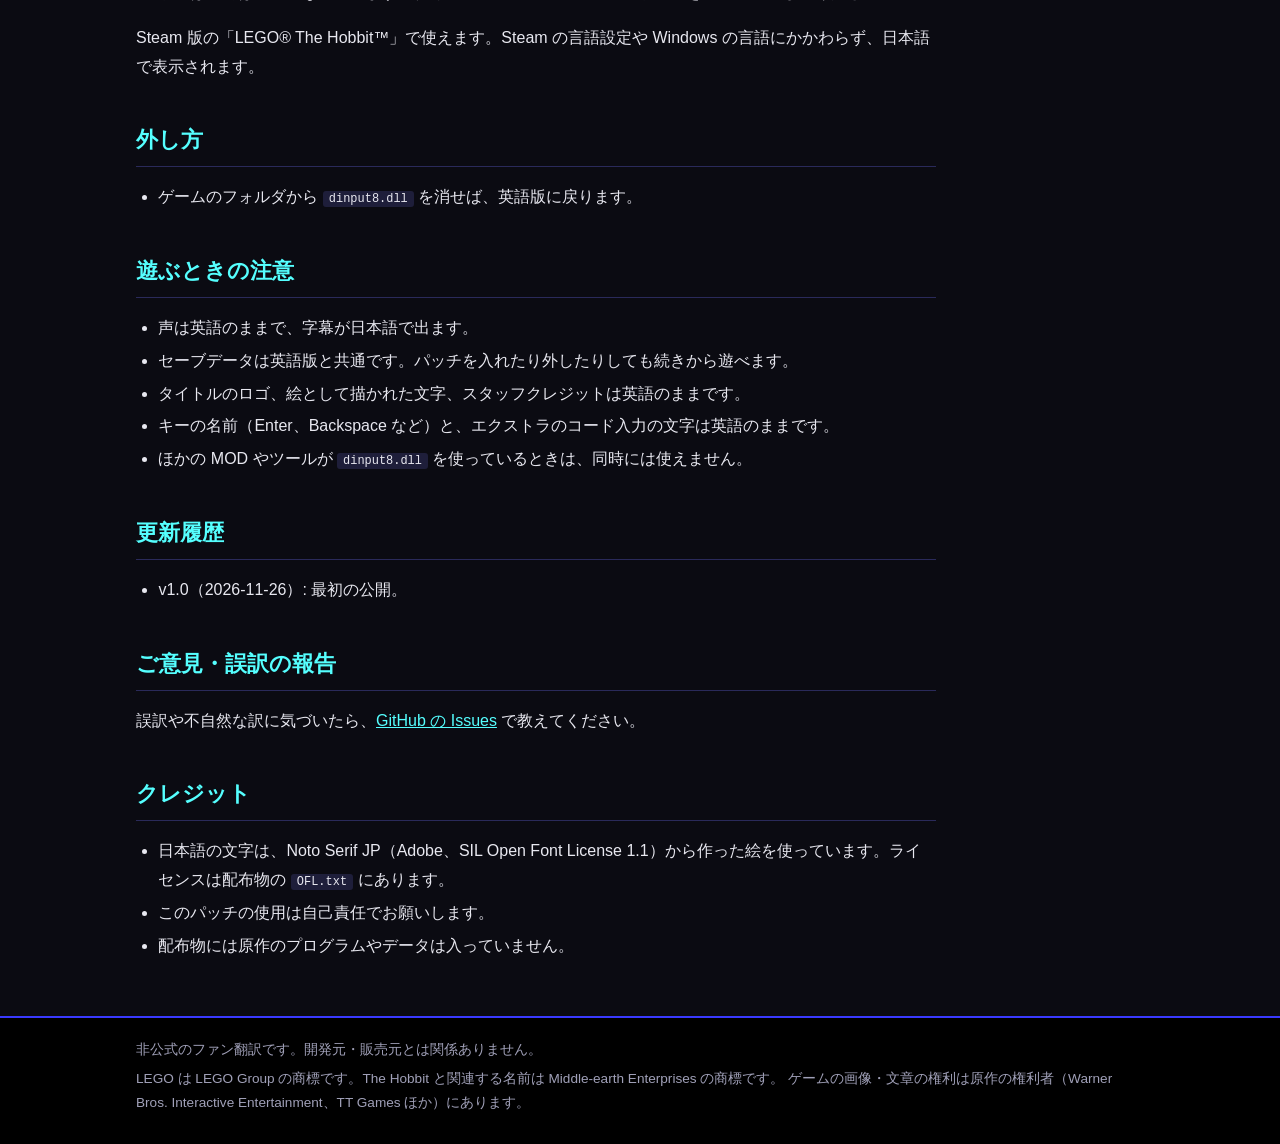
<file: docs/hobbit/index.html>
<!doctype html>
<html lang="ja">
<head>
<meta charset="utf-8">
<meta name="viewport" content="width=device-width, initial-scale=1">
<title>LEGO ホビット 日本語化パッチ — LEGO シリーズ 日本語化プロジェクト</title>
<meta name="description" content="Steam 版 LEGO ホビット（LEGO The Hobbit）を日本語で遊べるようにする、非公式のファンメイドパッチ。">
<meta property="og:type" content="article">
<meta property="og:title" content="LEGO ホビット 日本語化パッチ">
<meta property="og:description" content="Steam 版 LEGO ホビット（LEGO The Hobbit）を日本語で遊べるようにする、非公式のファンメイドパッチ。">
<meta property="og:url" content="https://higesho.github.io/lego-ja/hobbit/">
<meta property="og:image" content="https://higesho.github.io/lego-ja/hobbit/img/erebor.jpg">
<link rel="stylesheet" href="../style.css">
</head>
<body>
<header class="jpn" id="jpn"><div class="jpn-band"><a class="jpn-home" href="https://higesho.github.io/ja/">日本語化プロジェクト</a></div></header>
<script src="https://higesho.github.io/ja/nav.js"></script>

<main class="band">
<section class="hero">
<p class="sub">LEGO® The Hobbit™</p>
<h1>LEGO ホビット 日本語化パッチ</h1>
<p class="tag">Steam 版の「LEGO® The Hobbit™」（PC）を日本語で遊べるようにする、非公式のファンメイドパッチです。
ムービーとゲーム中の字幕、ヒント、中つ国の人々の頼みごと、キャラクターやアイテムの名前、メニューや設定の画面まで、ゲームの中の文章を日本語にしています。
ゲームのフォルダに DLL をひとつ置くだけで使えます。ゲームのファイルは書き換えず、DLL を消せば英語に戻ります。</p>
<p><a class="dl" href="https://github.com/higesho/lego-ja/releases/tag/hobbit-v1.0">ダウンロード（GitHub）</a>（v1.0）</p>
</section>

<div class="text">
<h2>どんなゲーム？</h2>
<p>LEGO ホビットは、2014年に発表された、映画『ホビット 思いがけない冒険』と『ホビット 竜に奪われた王国』を LEGO の世界で描くアクションアドベンチャーです。</p>
<p>ビルボ・バギンズが、ガンダルフやトーリン・オーケンシールドたちドワーフとともに、竜のスマウグに奪われたはなれ山のドワーフの王国をめざして旅に出ます。</p>
<p>旅の合間には中つ国を自由に歩き回り、集めた素材で物を作ったり、人々の頼みごとを聞いたりできます。</p>
</div>

<h2>画面</h2>
<div class="shots">
  <figure><img src="img/title.jpg" alt="タイトル画面" loading="lazy"><figcaption>タイトル</figcaption></figure>
  <figure><img src="img/map.jpg" alt="地図の上にビルボの語りの字幕が出る画面" loading="lazy"><figcaption>ビルボの語り</figcaption></figure>
  <figure><img src="img/erebor.jpg" alt="エレボールで字幕が出る画面" loading="lazy"><figcaption>はなれ山の王国</figcaption></figure>
  <figure><img src="img/effects.jpg" alt="エフェクト設定の画面" loading="lazy"><figcaption>エフェクト設定</figcaption></figure>
</div>

<div class="text">
<h2>入れ方</h2>
<ol>
<li>ダウンロードした <code>LEGOHOBBIT_JP.zip</code> を展開します。</li>
<li>中の <code>dinput8.dll</code> を、ゲームのフォルダ（<code>LEGOHobbit.exe</code> があるフォルダ）に置きます。Steam のライブラリでゲームを右クリックし、「管理」→「ローカルファイルを閲覧」で開けます。</li>
<li>いつもどおり Steam から起動します。</li>
<li>字幕は最初はオフになっています。タイトルの「オプション」で「字幕」を「オン」にしてください。</li>
</ol>
<p>Steam 版の「LEGO® The Hobbit™」で使えます。Steam の言語設定や Windows の言語にかかわらず、日本語で表示されます。</p>

<h2>外し方</h2>
<ul>
<li>ゲームのフォルダから <code>dinput8.dll</code> を消せば、英語版に戻ります。</li>
</ul>

<h2>遊ぶときの注意</h2>
<ul>
<li>声は英語のままで、字幕が日本語で出ます。</li>
<li>セーブデータは英語版と共通です。パッチを入れたり外したりしても続きから遊べます。</li>
<li>タイトルのロゴ、絵として描かれた文字、スタッフクレジットは英語のままです。</li>
<li>キーの名前（Enter、Backspace など）と、エクストラのコード入力の文字は英語のままです。</li>
<li>ほかの MOD やツールが <code>dinput8.dll</code> を使っているときは、同時には使えません。</li>
</ul>

<h2>更新履歴</h2>
<ul>
<li>v1.0（2026-11-26）: 最初の公開。</li>
</ul>

<h2>ご意見・誤訳の報告</h2>
<p>誤訳や不自然な訳に気づいたら、<a href="https://github.com/higesho/lego-ja/issues">GitHub の Issues</a> で教えてください。</p>

<h2>クレジット</h2>
<ul>
<li>日本語の文字は、Noto Serif JP（Adobe、SIL Open Font License 1.1）から作った絵を使っています。ライセンスは配布物の <code>OFL.txt</code> にあります。</li>
<li>このパッチの使用は自己責任でお願いします。</li>
<li>配布物には原作のプログラムやデータは入っていません。</li>
</ul>
</div>
</main>

<footer class="foot"><div class="band">
  <p>非公式のファン翻訳です。開発元・販売元とは関係ありません。</p>
  <p>LEGO は LEGO Group の商標です。The Hobbit と関連する名前は Middle-earth Enterprises の商標です。 ゲームの画像・文章の権利は原作の権利者（Warner Bros. Interactive Entertainment、TT Games ほか）にあります。</p>
</div></footer>
</body>
</html>
</file>
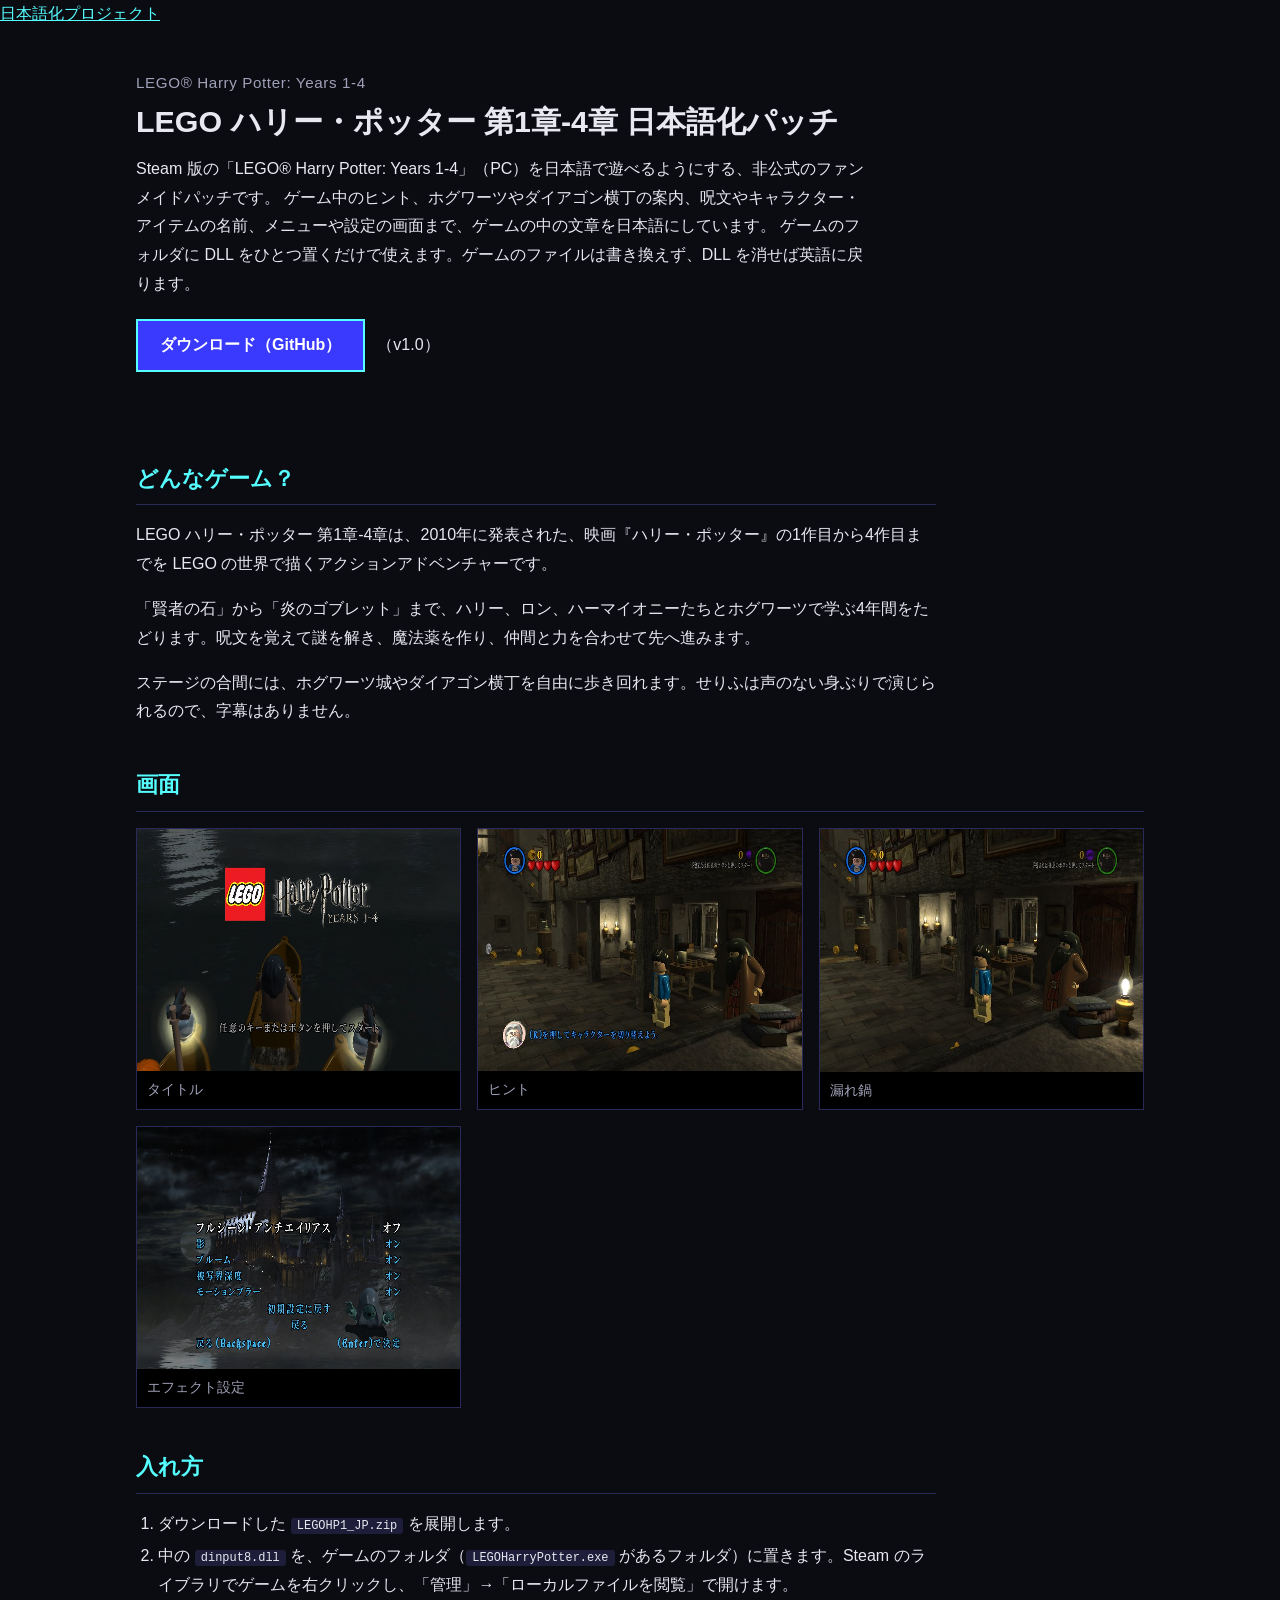
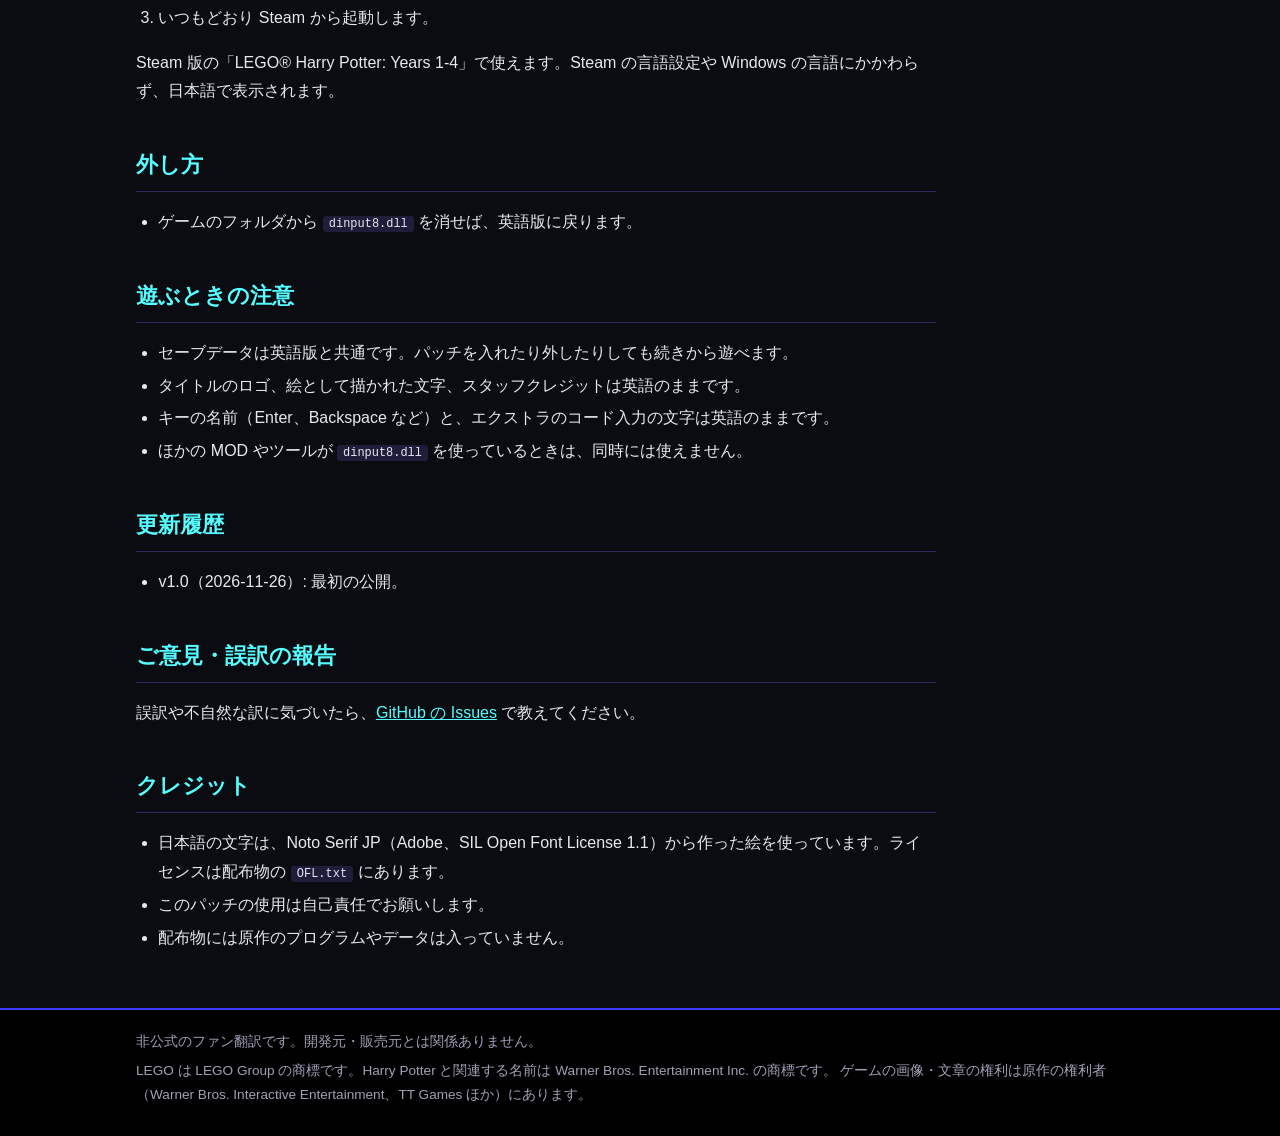
<file: docs/hp1/index.html>
<!doctype html>
<html lang="ja">
<head>
<meta charset="utf-8">
<meta name="viewport" content="width=device-width, initial-scale=1">
<title>LEGO ハリー・ポッター 第1章-4章 日本語化パッチ — LEGO シリーズ 日本語化プロジェクト</title>
<meta name="description" content="Steam 版 LEGO ハリー・ポッター 第1章-4章（LEGO Harry Potter: Years 1-4）を日本語で遊べるようにする、非公式のファンメイドパッチ。">
<meta property="og:type" content="article">
<meta property="og:title" content="LEGO ハリー・ポッター 第1章-4章 日本語化パッチ">
<meta property="og:description" content="Steam 版 LEGO ハリー・ポッター 第1章-4章（LEGO Harry Potter: Years 1-4）を日本語で遊べるようにする、非公式のファンメイドパッチ。">
<meta property="og:url" content="https://higesho.github.io/lego-ja/hp1/">
<meta property="og:image" content="https://higesho.github.io/lego-ja/hp1/img/hint.jpg">
<link rel="stylesheet" href="../style.css">
</head>
<body>
<header class="jpn" id="jpn"><div class="jpn-band"><a class="jpn-home" href="https://higesho.github.io/ja/">日本語化プロジェクト</a></div></header>
<script src="https://higesho.github.io/ja/nav.js"></script>

<main class="band">
<section class="hero">
<p class="sub">LEGO® Harry Potter: Years 1-4</p>
<h1>LEGO ハリー・ポッター 第1章-4章 日本語化パッチ</h1>
<p class="tag">Steam 版の「LEGO® Harry Potter: Years 1-4」（PC）を日本語で遊べるようにする、非公式のファンメイドパッチです。
ゲーム中のヒント、ホグワーツやダイアゴン横丁の案内、呪文やキャラクター・アイテムの名前、メニューや設定の画面まで、ゲームの中の文章を日本語にしています。
ゲームのフォルダに DLL をひとつ置くだけで使えます。ゲームのファイルは書き換えず、DLL を消せば英語に戻ります。</p>
<p><a class="dl" href="https://github.com/higesho/lego-ja/releases/tag/hp1-v1.0">ダウンロード（GitHub）</a>（v1.0）</p>
</section>

<div class="text">
<h2>どんなゲーム？</h2>
<p>LEGO ハリー・ポッター 第1章-4章は、2010年に発表された、映画『ハリー・ポッター』の1作目から4作目までを LEGO の世界で描くアクションアドベンチャーです。</p>
<p>「賢者の石」から「炎のゴブレット」まで、ハリー、ロン、ハーマイオニーたちとホグワーツで学ぶ4年間をたどります。呪文を覚えて謎を解き、魔法薬を作り、仲間と力を合わせて先へ進みます。</p>
<p>ステージの合間には、ホグワーツ城やダイアゴン横丁を自由に歩き回れます。せりふは声のない身ぶりで演じられるので、字幕はありません。</p>
</div>

<h2>画面</h2>
<div class="shots">
  <figure><img src="img/title.jpg" alt="タイトル画面" loading="lazy"><figcaption>タイトル</figcaption></figure>
  <figure><img src="img/hint.jpg" alt="漏れ鍋でヒントが出る画面" loading="lazy"><figcaption>ヒント</figcaption></figure>
  <figure><img src="img/cauldron.jpg" alt="ハリーとハグリッドが漏れ鍋にいる画面" loading="lazy"><figcaption>漏れ鍋</figcaption></figure>
  <figure><img src="img/effects.jpg" alt="エフェクト設定の画面" loading="lazy"><figcaption>エフェクト設定</figcaption></figure>
</div>

<div class="text">
<h2>入れ方</h2>
<ol>
<li>ダウンロードした <code>LEGOHP1_JP.zip</code> を展開します。</li>
<li>中の <code>dinput8.dll</code> を、ゲームのフォルダ（<code>LEGOHarryPotter.exe</code> があるフォルダ）に置きます。Steam のライブラリでゲームを右クリックし、「管理」→「ローカルファイルを閲覧」で開けます。</li>
<li>いつもどおり Steam から起動します。</li>
</ol>
<p>Steam 版の「LEGO® Harry Potter: Years 1-4」で使えます。Steam の言語設定や Windows の言語にかかわらず、日本語で表示されます。</p>

<h2>外し方</h2>
<ul>
<li>ゲームのフォルダから <code>dinput8.dll</code> を消せば、英語版に戻ります。</li>
</ul>

<h2>遊ぶときの注意</h2>
<ul>
<li>セーブデータは英語版と共通です。パッチを入れたり外したりしても続きから遊べます。</li>
<li>タイトルのロゴ、絵として描かれた文字、スタッフクレジットは英語のままです。</li>
<li>キーの名前（Enter、Backspace など）と、エクストラのコード入力の文字は英語のままです。</li>
<li>ほかの MOD やツールが <code>dinput8.dll</code> を使っているときは、同時には使えません。</li>
</ul>

<h2>更新履歴</h2>
<ul>
<li>v1.0（2026-11-26）: 最初の公開。</li>
</ul>

<h2>ご意見・誤訳の報告</h2>
<p>誤訳や不自然な訳に気づいたら、<a href="https://github.com/higesho/lego-ja/issues">GitHub の Issues</a> で教えてください。</p>

<h2>クレジット</h2>
<ul>
<li>日本語の文字は、Noto Serif JP（Adobe、SIL Open Font License 1.1）から作った絵を使っています。ライセンスは配布物の <code>OFL.txt</code> にあります。</li>
<li>このパッチの使用は自己責任でお願いします。</li>
<li>配布物には原作のプログラムやデータは入っていません。</li>
</ul>
</div>
</main>

<footer class="foot"><div class="band">
  <p>非公式のファン翻訳です。開発元・販売元とは関係ありません。</p>
  <p>LEGO は LEGO Group の商標です。Harry Potter と関連する名前は Warner Bros. Entertainment Inc. の商標です。 ゲームの画像・文章の権利は原作の権利者（Warner Bros. Interactive Entertainment、TT Games ほか）にあります。</p>
</div></footer>
</body>
</html>
</file>
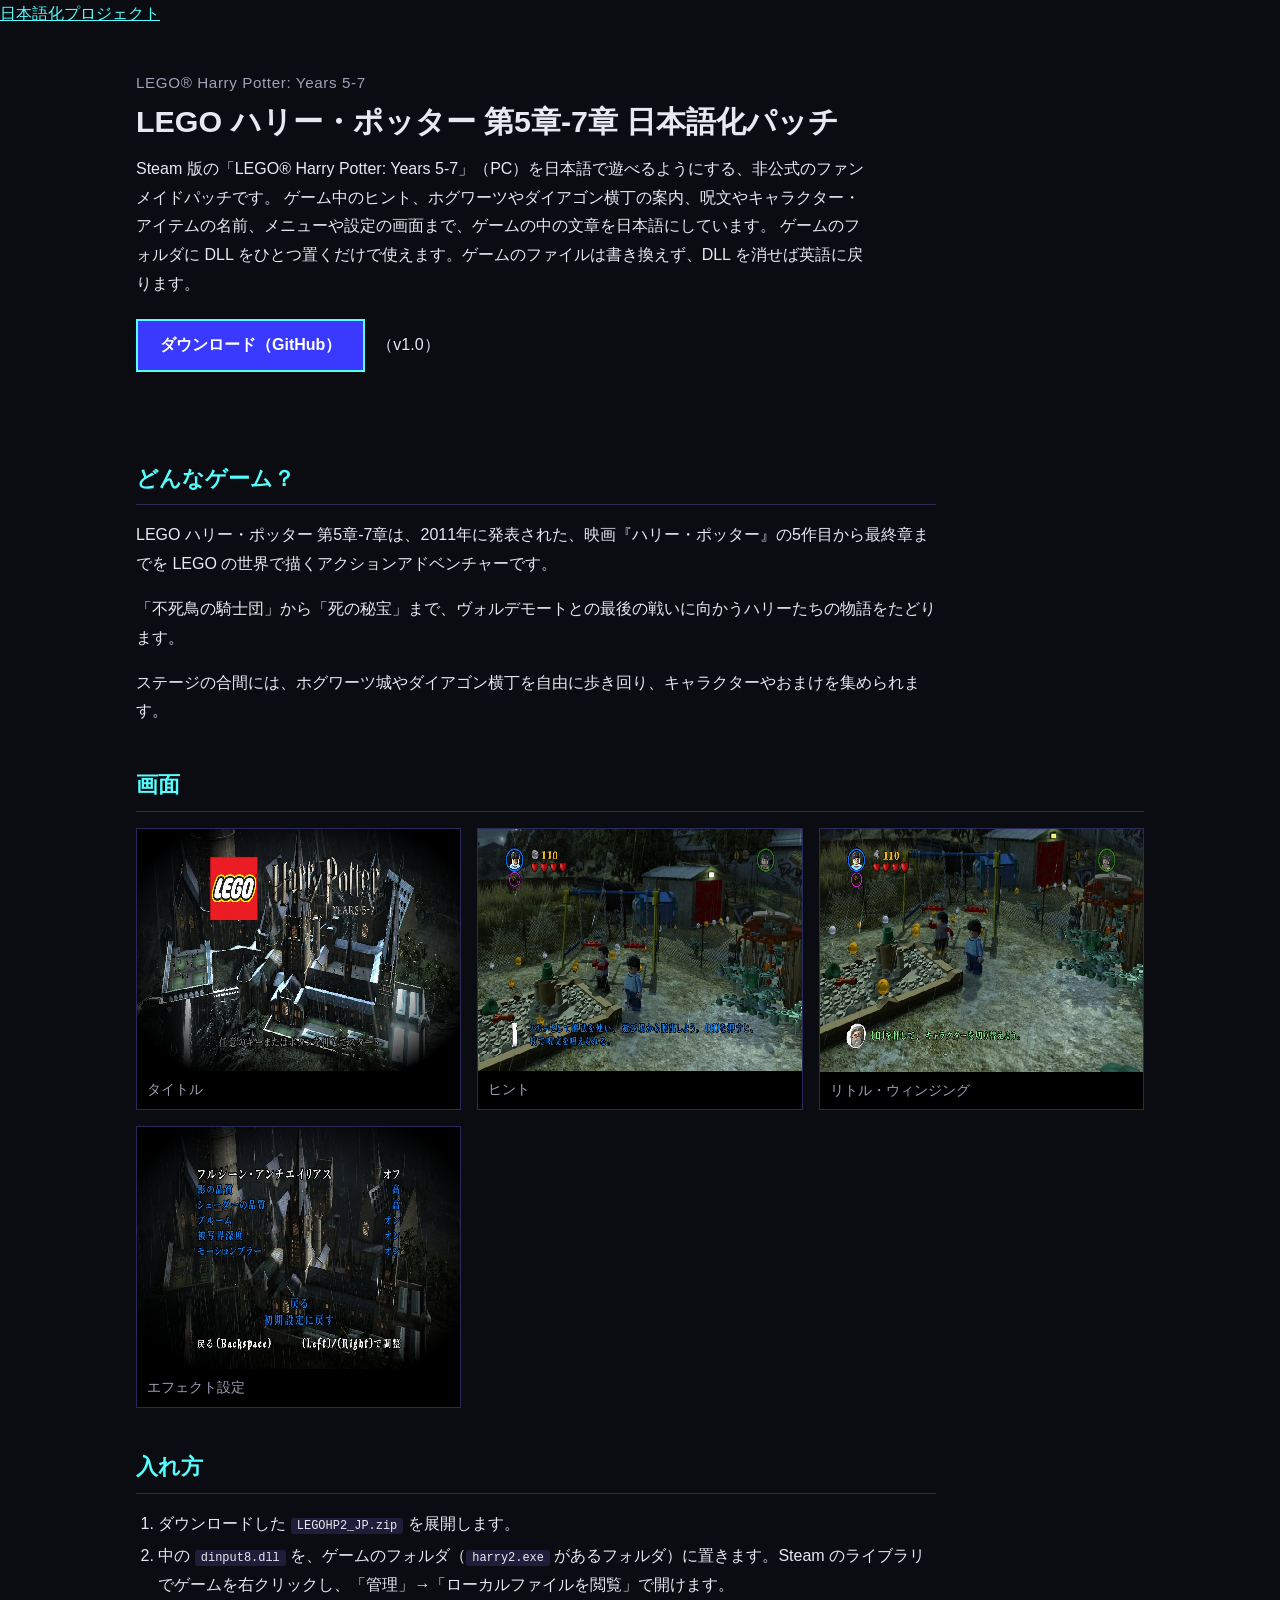
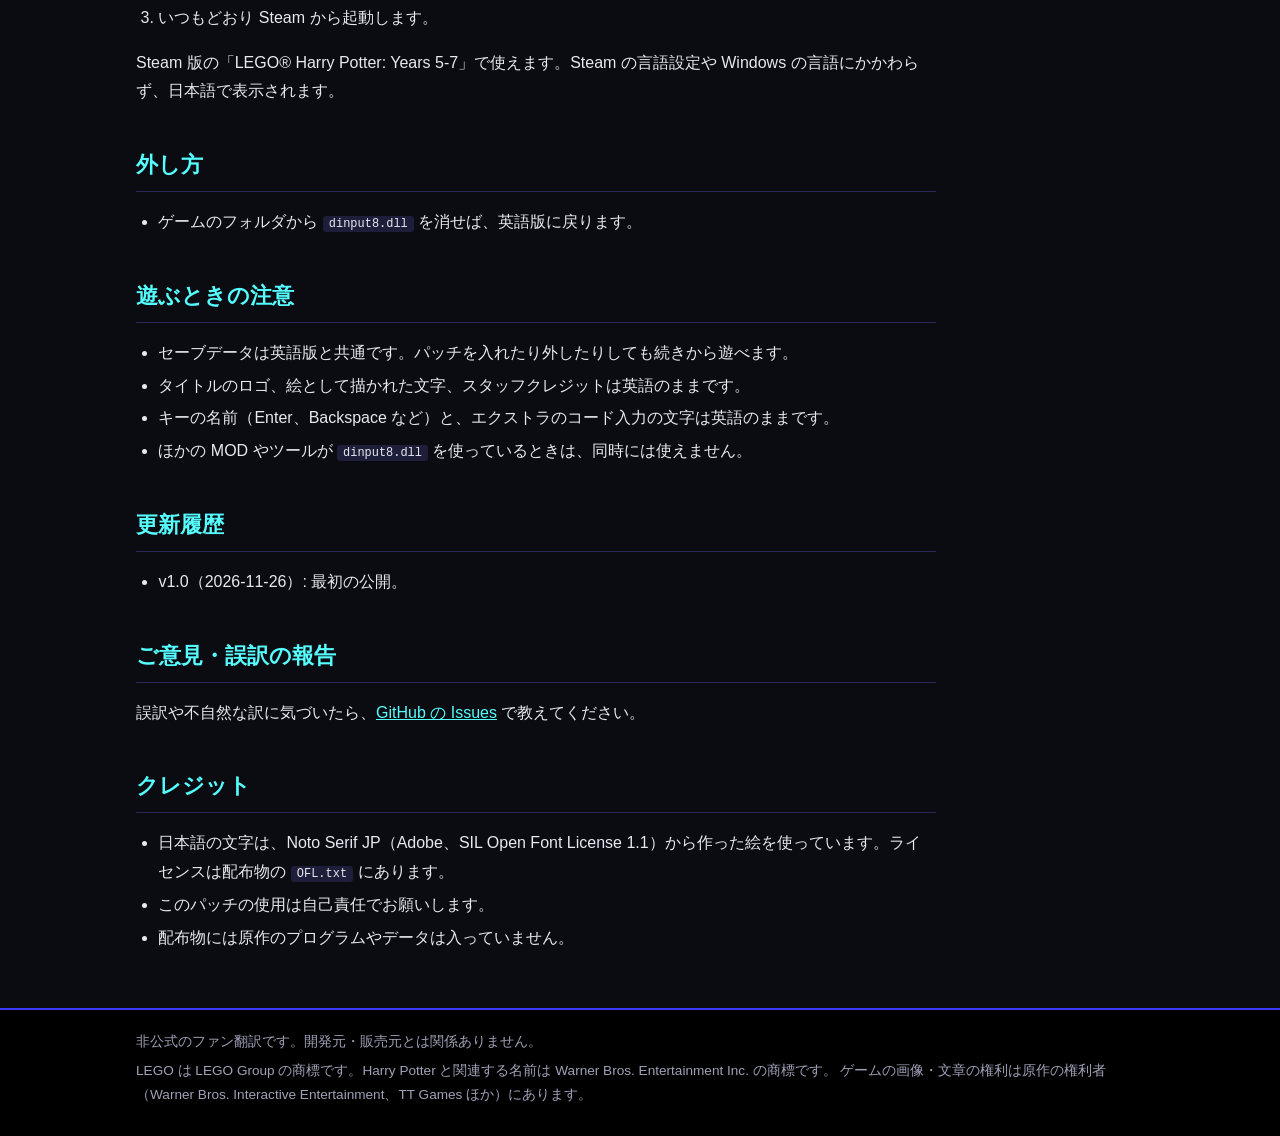
<file: docs/hp2/index.html>
<!doctype html>
<html lang="ja">
<head>
<meta charset="utf-8">
<meta name="viewport" content="width=device-width, initial-scale=1">
<title>LEGO ハリー・ポッター 第5章-7章 日本語化パッチ — LEGO シリーズ 日本語化プロジェクト</title>
<meta name="description" content="Steam 版 LEGO ハリー・ポッター 第5章-7章（LEGO Harry Potter: Years 5-7）を日本語で遊べるようにする、非公式のファンメイドパッチ。">
<meta property="og:type" content="article">
<meta property="og:title" content="LEGO ハリー・ポッター 第5章-7章 日本語化パッチ">
<meta property="og:description" content="Steam 版 LEGO ハリー・ポッター 第5章-7章（LEGO Harry Potter: Years 5-7）を日本語で遊べるようにする、非公式のファンメイドパッチ。">
<meta property="og:url" content="https://higesho.github.io/lego-ja/hp2/">
<meta property="og:image" content="https://higesho.github.io/lego-ja/hp2/img/hint.jpg">
<link rel="stylesheet" href="../style.css">
</head>
<body>
<header class="jpn" id="jpn"><div class="jpn-band"><a class="jpn-home" href="https://higesho.github.io/ja/">日本語化プロジェクト</a></div></header>
<script src="https://higesho.github.io/ja/nav.js"></script>

<main class="band">
<section class="hero">
<p class="sub">LEGO® Harry Potter: Years 5-7</p>
<h1>LEGO ハリー・ポッター 第5章-7章 日本語化パッチ</h1>
<p class="tag">Steam 版の「LEGO® Harry Potter: Years 5-7」（PC）を日本語で遊べるようにする、非公式のファンメイドパッチです。
ゲーム中のヒント、ホグワーツやダイアゴン横丁の案内、呪文やキャラクター・アイテムの名前、メニューや設定の画面まで、ゲームの中の文章を日本語にしています。
ゲームのフォルダに DLL をひとつ置くだけで使えます。ゲームのファイルは書き換えず、DLL を消せば英語に戻ります。</p>
<p><a class="dl" href="https://github.com/higesho/lego-ja/releases/tag/hp2-v1.0">ダウンロード（GitHub）</a>（v1.0）</p>
</section>

<div class="text">
<h2>どんなゲーム？</h2>
<p>LEGO ハリー・ポッター 第5章-7章は、2011年に発表された、映画『ハリー・ポッター』の5作目から最終章までを LEGO の世界で描くアクションアドベンチャーです。</p>
<p>「不死鳥の騎士団」から「死の秘宝」まで、ヴォルデモートとの最後の戦いに向かうハリーたちの物語をたどります。</p>
<p>ステージの合間には、ホグワーツ城やダイアゴン横丁を自由に歩き回り、キャラクターやおまけを集められます。</p>
</div>

<h2>画面</h2>
<div class="shots">
  <figure><img src="img/title.jpg" alt="タイトル画面" loading="lazy"><figcaption>タイトル</figcaption></figure>
  <figure><img src="img/hint.jpg" alt="遊び場で2行のヒントが出る画面" loading="lazy"><figcaption>ヒント</figcaption></figure>
  <figure><img src="img/playground.jpg" alt="ハリーとダドリーが遊び場にいる画面" loading="lazy"><figcaption>リトル・ウィンジング</figcaption></figure>
  <figure><img src="img/effects.jpg" alt="エフェクト設定の画面" loading="lazy"><figcaption>エフェクト設定</figcaption></figure>
</div>

<div class="text">
<h2>入れ方</h2>
<ol>
<li>ダウンロードした <code>LEGOHP2_JP.zip</code> を展開します。</li>
<li>中の <code>dinput8.dll</code> を、ゲームのフォルダ（<code>harry2.exe</code> があるフォルダ）に置きます。Steam のライブラリでゲームを右クリックし、「管理」→「ローカルファイルを閲覧」で開けます。</li>
<li>いつもどおり Steam から起動します。</li>
</ol>
<p>Steam 版の「LEGO® Harry Potter: Years 5-7」で使えます。Steam の言語設定や Windows の言語にかかわらず、日本語で表示されます。</p>

<h2>外し方</h2>
<ul>
<li>ゲームのフォルダから <code>dinput8.dll</code> を消せば、英語版に戻ります。</li>
</ul>

<h2>遊ぶときの注意</h2>
<ul>
<li>セーブデータは英語版と共通です。パッチを入れたり外したりしても続きから遊べます。</li>
<li>タイトルのロゴ、絵として描かれた文字、スタッフクレジットは英語のままです。</li>
<li>キーの名前（Enter、Backspace など）と、エクストラのコード入力の文字は英語のままです。</li>
<li>ほかの MOD やツールが <code>dinput8.dll</code> を使っているときは、同時には使えません。</li>
</ul>

<h2>更新履歴</h2>
<ul>
<li>v1.0（2026-11-26）: 最初の公開。</li>
</ul>

<h2>ご意見・誤訳の報告</h2>
<p>誤訳や不自然な訳に気づいたら、<a href="https://github.com/higesho/lego-ja/issues">GitHub の Issues</a> で教えてください。</p>

<h2>クレジット</h2>
<ul>
<li>日本語の文字は、Noto Serif JP（Adobe、SIL Open Font License 1.1）から作った絵を使っています。ライセンスは配布物の <code>OFL.txt</code> にあります。</li>
<li>このパッチの使用は自己責任でお願いします。</li>
<li>配布物には原作のプログラムやデータは入っていません。</li>
</ul>
</div>
</main>

<footer class="foot"><div class="band">
  <p>非公式のファン翻訳です。開発元・販売元とは関係ありません。</p>
  <p>LEGO は LEGO Group の商標です。Harry Potter と関連する名前は Warner Bros. Entertainment Inc. の商標です。 ゲームの画像・文章の権利は原作の権利者（Warner Bros. Interactive Entertainment、TT Games ほか）にあります。</p>
</div></footer>
</body>
</html>
</file>
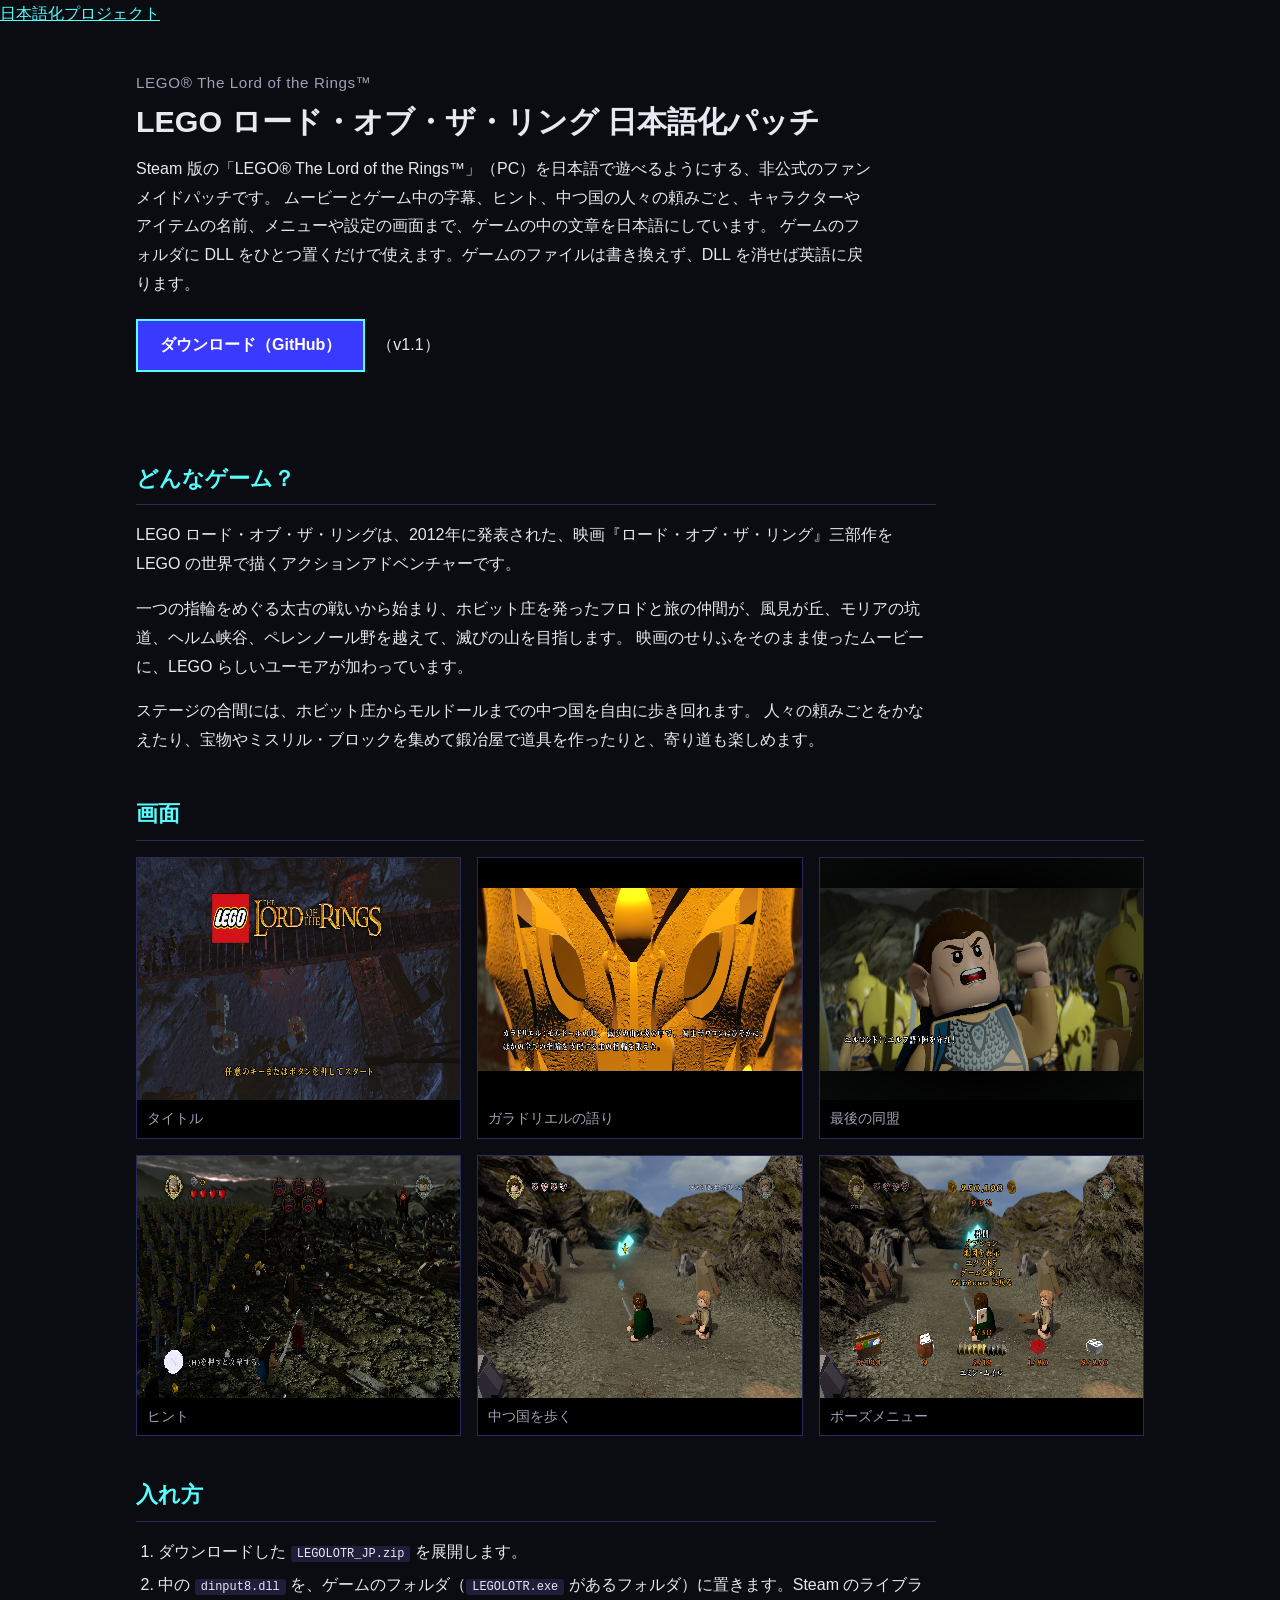
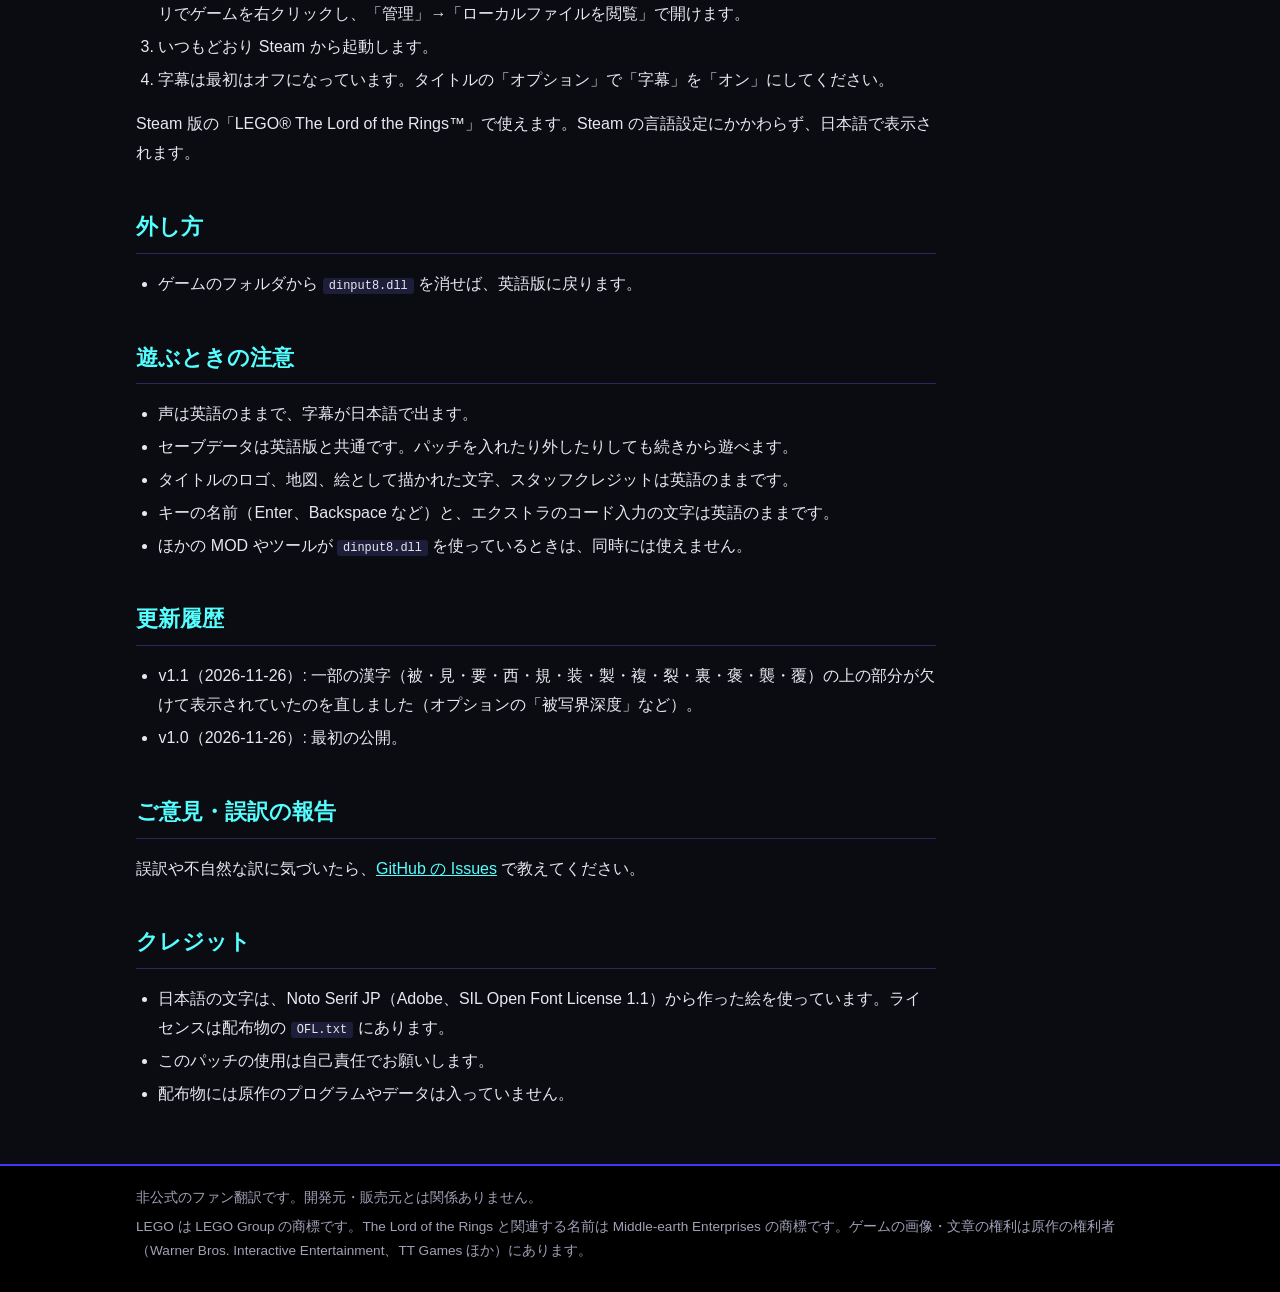
<file: docs/lotr/index.html>
<!doctype html>
<html lang="ja">
<head>
<meta charset="utf-8">
<meta name="viewport" content="width=device-width, initial-scale=1">
<title>LEGO ロード・オブ・ザ・リング 日本語化パッチ — LEGO シリーズ 日本語化プロジェクト</title>
<meta name="description" content="Steam 版 LEGO ロード・オブ・ザ・リング（LEGO The Lord of the Rings）を日本語で遊べるようにする、非公式のファンメイドパッチ。">
<meta property="og:type" content="article">
<meta property="og:title" content="LEGO ロード・オブ・ザ・リング 日本語化パッチ">
<meta property="og:description" content="Steam 版 LEGO ロード・オブ・ザ・リング（LEGO The Lord of the Rings）を日本語で遊べるようにする、非公式のファンメイドパッチ。">
<meta property="og:url" content="https://higesho.github.io/lego-ja/lotr/">
<meta property="og:image" content="https://higesho.github.io/lego-ja/lotr/img/forge.jpg">
<link rel="stylesheet" href="../style.css">
</head>
<body>
<header class="jpn" id="jpn"><div class="jpn-band"><a class="jpn-home" href="https://higesho.github.io/ja/">日本語化プロジェクト</a></div></header>
<script src="https://higesho.github.io/ja/nav.js"></script>

<main class="band">
<section class="hero">
<p class="sub">LEGO® The Lord of the Rings™</p>
<h1>LEGO ロード・オブ・ザ・リング 日本語化パッチ</h1>
<p class="tag">Steam 版の「LEGO® The Lord of the Rings™」（PC）を日本語で遊べるようにする、非公式のファンメイドパッチです。
ムービーとゲーム中の字幕、ヒント、中つ国の人々の頼みごと、キャラクターやアイテムの名前、メニューや設定の画面まで、ゲームの中の文章を日本語にしています。
ゲームのフォルダに DLL をひとつ置くだけで使えます。ゲームのファイルは書き換えず、DLL を消せば英語に戻ります。</p>
<p><a class="dl" href="https://github.com/higesho/lego-ja/releases/tag/lotr-v1.1">ダウンロード（GitHub）</a>（v1.1）</p>
</section>

<div class="text">
<h2>どんなゲーム？</h2>
<p>LEGO ロード・オブ・ザ・リングは、2012年に発表された、映画『ロード・オブ・ザ・リング』三部作を LEGO の世界で描くアクションアドベンチャーです。</p>
<p>一つの指輪をめぐる太古の戦いから始まり、ホビット庄を発ったフロドと旅の仲間が、風見が丘、モリアの坑道、ヘルム峡谷、ペレンノール野を越えて、滅びの山を目指します。
映画のせりふをそのまま使ったムービーに、LEGO らしいユーモアが加わっています。</p>
<p>ステージの合間には、ホビット庄からモルドールまでの中つ国を自由に歩き回れます。
人々の頼みごとをかなえたり、宝物やミスリル・ブロックを集めて鍛冶屋で道具を作ったりと、寄り道も楽しめます。</p>
</div>

<h2>画面</h2>
<div class="shots">
  <figure><img src="img/title.jpg" alt="タイトル画面" loading="lazy"><figcaption>タイトル</figcaption></figure>
  <figure><img src="img/forge.jpg" alt="ガラドリエルの語りの字幕が出るプロローグの画面" loading="lazy"><figcaption>ガラドリエルの語り</figcaption></figure>
  <figure><img src="img/elrond.jpg" alt="エルロンドのせりふの字幕が出る画面" loading="lazy"><figcaption>最後の同盟</figcaption></figure>
  <figure><img src="img/battle.jpg" alt="戦いの最中にヒントが出る画面" loading="lazy"><figcaption>ヒント</figcaption></figure>
  <figure><img src="img/hub.jpg" alt="フロドとサムが中つ国を旅する画面" loading="lazy"><figcaption>中つ国を歩く</figcaption></figure>
  <figure><img src="img/pause.jpg" alt="ポーズメニューの画面" loading="lazy"><figcaption>ポーズメニュー</figcaption></figure>
</div>

<div class="text">
<h2>入れ方</h2>
<ol>
<li>ダウンロードした <code>LEGOLOTR_JP.zip</code> を展開します。</li>
<li>中の <code>dinput8.dll</code> を、ゲームのフォルダ（<code>LEGOLOTR.exe</code> があるフォルダ）に置きます。Steam のライブラリでゲームを右クリックし、「管理」→「ローカルファイルを閲覧」で開けます。</li>
<li>いつもどおり Steam から起動します。</li>
<li>字幕は最初はオフになっています。タイトルの「オプション」で「字幕」を「オン」にしてください。</li>
</ol>
<p>Steam 版の「LEGO® The Lord of the Rings™」で使えます。Steam の言語設定にかかわらず、日本語で表示されます。</p>

<h2>外し方</h2>
<ul>
<li>ゲームのフォルダから <code>dinput8.dll</code> を消せば、英語版に戻ります。</li>
</ul>

<h2>遊ぶときの注意</h2>
<ul>
<li>声は英語のままで、字幕が日本語で出ます。</li>
<li>セーブデータは英語版と共通です。パッチを入れたり外したりしても続きから遊べます。</li>
<li>タイトルのロゴ、地図、絵として描かれた文字、スタッフクレジットは英語のままです。</li>
<li>キーの名前（Enter、Backspace など）と、エクストラのコード入力の文字は英語のままです。</li>
<li>ほかの MOD やツールが <code>dinput8.dll</code> を使っているときは、同時には使えません。</li>
</ul>

<h2>更新履歴</h2>
<ul>
<li>v1.1（2026-11-26）: 一部の漢字（被・見・要・西・規・装・製・複・裂・裏・褒・襲・覆）の上の部分が欠けて表示されていたのを直しました（オプションの「被写界深度」など）。</li>
<li>v1.0（2026-11-26）: 最初の公開。</li>
</ul>

<h2>ご意見・誤訳の報告</h2>
<p>誤訳や不自然な訳に気づいたら、<a href="https://github.com/higesho/lego-ja/issues">GitHub の Issues</a> で教えてください。</p>

<h2>クレジット</h2>
<ul>
<li>日本語の文字は、Noto Serif JP（Adobe、SIL Open Font License 1.1）から作った絵を使っています。ライセンスは配布物の <code>OFL.txt</code> にあります。</li>
<li>このパッチの使用は自己責任でお願いします。</li>
<li>配布物には原作のプログラムやデータは入っていません。</li>
</ul>
</div>
</main>

<footer class="foot"><div class="band">
  <p>非公式のファン翻訳です。開発元・販売元とは関係ありません。</p>
  <p>LEGO は LEGO Group の商標です。The Lord of the Rings と関連する名前は Middle-earth Enterprises の商標です。ゲームの画像・文章の権利は原作の権利者（Warner Bros. Interactive Entertainment、TT Games ほか）にあります。</p>
</div></footer>
</body>
</html>
</file>
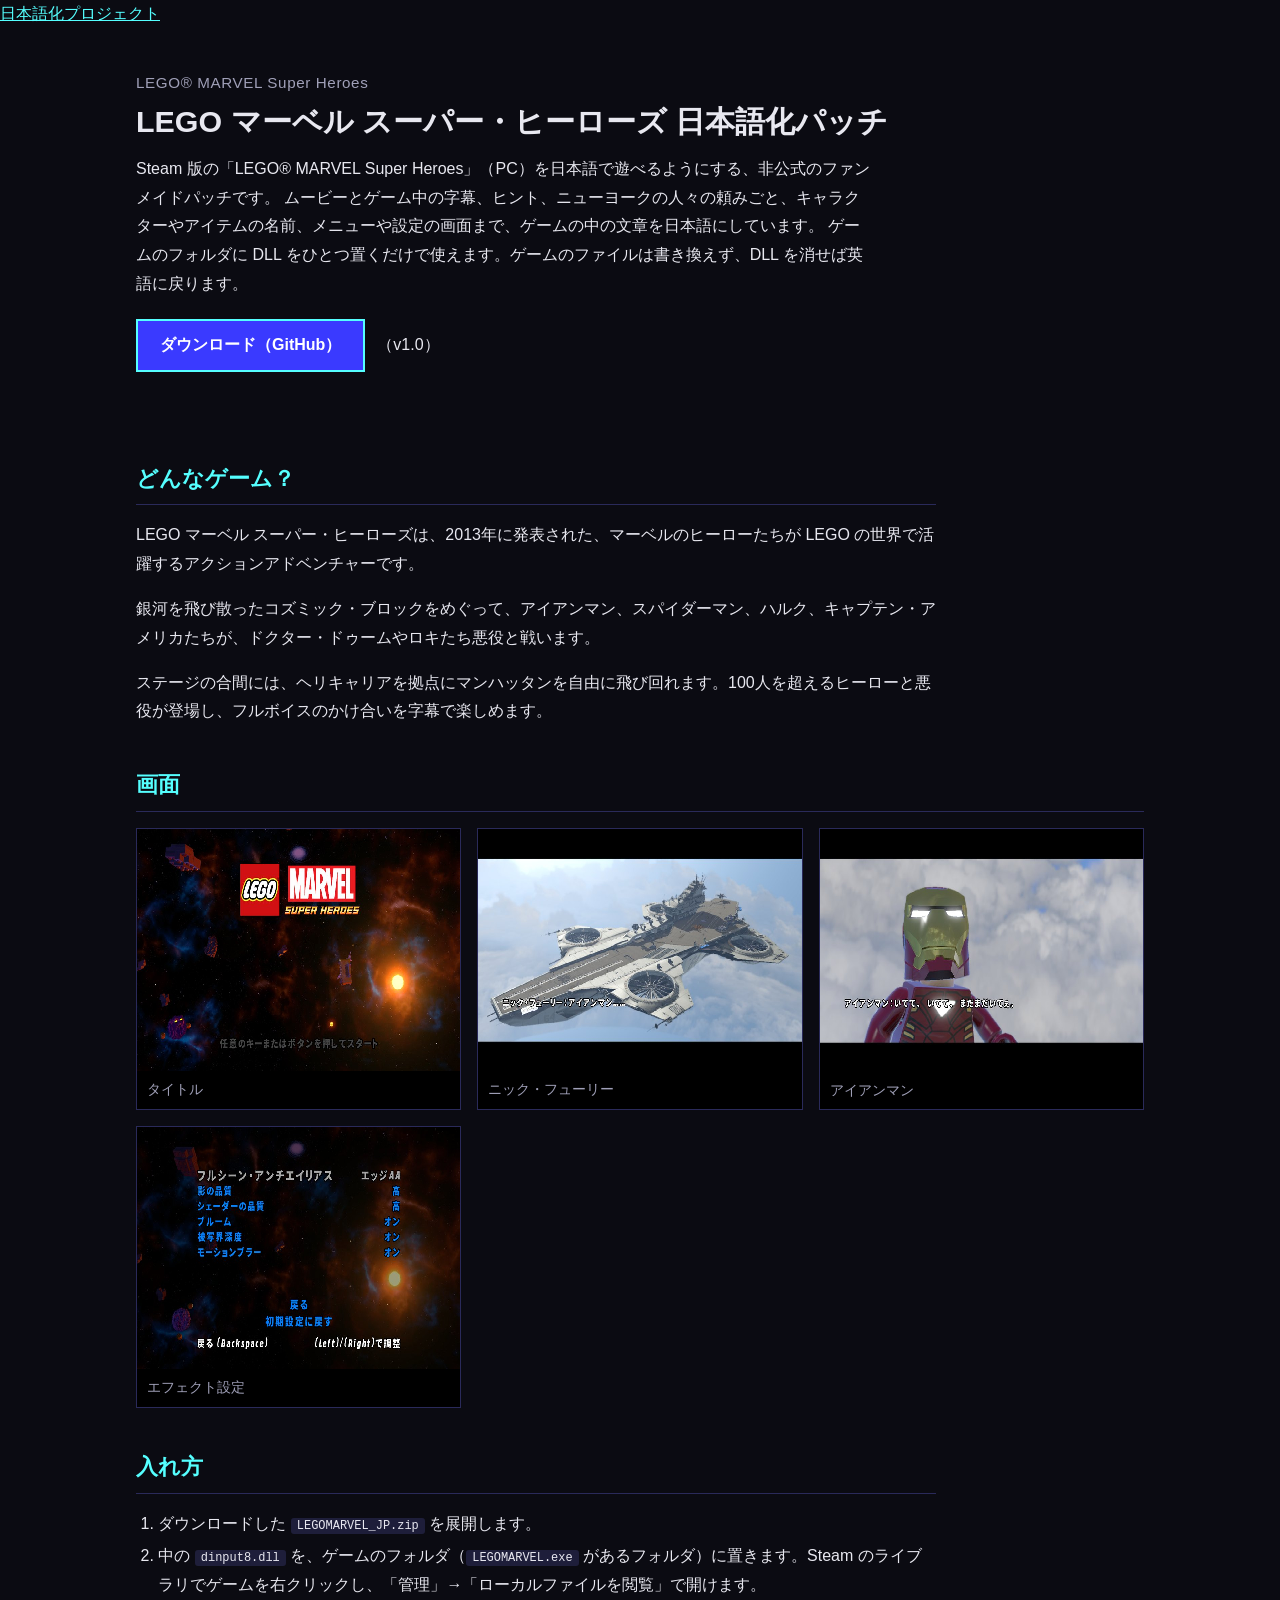
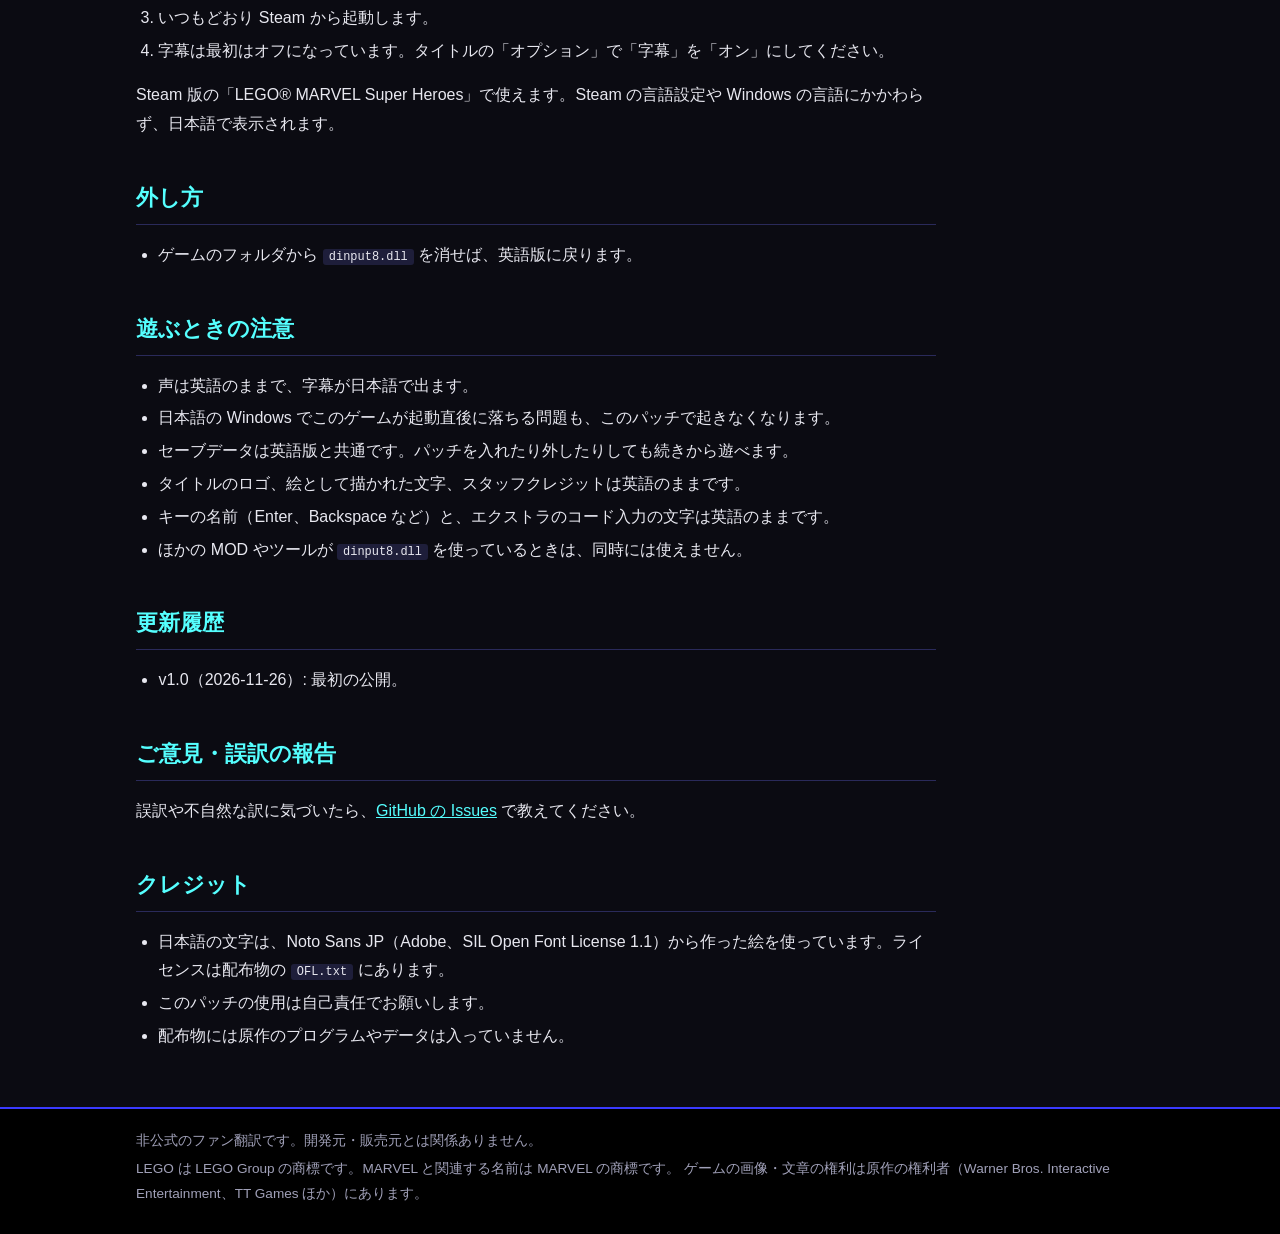
<file: docs/marvel/index.html>
<!doctype html>
<html lang="ja">
<head>
<meta charset="utf-8">
<meta name="viewport" content="width=device-width, initial-scale=1">
<title>LEGO マーベル スーパー・ヒーローズ 日本語化パッチ — LEGO シリーズ 日本語化プロジェクト</title>
<meta name="description" content="Steam 版 LEGO マーベル スーパー・ヒーローズ（LEGO MARVEL Super Heroes）を日本語で遊べるようにする、非公式のファンメイドパッチ。">
<meta property="og:type" content="article">
<meta property="og:title" content="LEGO マーベル スーパー・ヒーローズ 日本語化パッチ">
<meta property="og:description" content="Steam 版 LEGO マーベル スーパー・ヒーローズ（LEGO MARVEL Super Heroes）を日本語で遊べるようにする、非公式のファンメイドパッチ。">
<meta property="og:url" content="https://higesho.github.io/lego-ja/marvel/">
<meta property="og:image" content="https://higesho.github.io/lego-ja/marvel/img/fury.jpg">
<link rel="stylesheet" href="../style.css">
</head>
<body>
<header class="jpn" id="jpn"><div class="jpn-band"><a class="jpn-home" href="https://higesho.github.io/ja/">日本語化プロジェクト</a></div></header>
<script src="https://higesho.github.io/ja/nav.js"></script>

<main class="band">
<section class="hero">
<p class="sub">LEGO® MARVEL Super Heroes</p>
<h1>LEGO マーベル スーパー・ヒーローズ 日本語化パッチ</h1>
<p class="tag">Steam 版の「LEGO® MARVEL Super Heroes」（PC）を日本語で遊べるようにする、非公式のファンメイドパッチです。
ムービーとゲーム中の字幕、ヒント、ニューヨークの人々の頼みごと、キャラクターやアイテムの名前、メニューや設定の画面まで、ゲームの中の文章を日本語にしています。
ゲームのフォルダに DLL をひとつ置くだけで使えます。ゲームのファイルは書き換えず、DLL を消せば英語に戻ります。</p>
<p><a class="dl" href="https://github.com/higesho/lego-ja/releases/tag/marvel-v1.0">ダウンロード（GitHub）</a>（v1.0）</p>
</section>

<div class="text">
<h2>どんなゲーム？</h2>
<p>LEGO マーベル スーパー・ヒーローズは、2013年に発表された、マーベルのヒーローたちが LEGO の世界で活躍するアクションアドベンチャーです。</p>
<p>銀河を飛び散ったコズミック・ブロックをめぐって、アイアンマン、スパイダーマン、ハルク、キャプテン・アメリカたちが、ドクター・ドゥームやロキたち悪役と戦います。</p>
<p>ステージの合間には、ヘリキャリアを拠点にマンハッタンを自由に飛び回れます。100人を超えるヒーローと悪役が登場し、フルボイスのかけ合いを字幕で楽しめます。</p>
</div>

<h2>画面</h2>
<div class="shots">
  <figure><img src="img/title.jpg" alt="タイトル画面" loading="lazy"><figcaption>タイトル</figcaption></figure>
  <figure><img src="img/fury.jpg" alt="ヘリキャリアの前にニック・フューリーのせりふの字幕が出る画面" loading="lazy"><figcaption>ニック・フューリー</figcaption></figure>
  <figure><img src="img/ironman.jpg" alt="アイアンマンのせりふの字幕が出る画面" loading="lazy"><figcaption>アイアンマン</figcaption></figure>
  <figure><img src="img/effects.jpg" alt="エフェクト設定の画面" loading="lazy"><figcaption>エフェクト設定</figcaption></figure>
</div>

<div class="text">
<h2>入れ方</h2>
<ol>
<li>ダウンロードした <code>LEGOMARVEL_JP.zip</code> を展開します。</li>
<li>中の <code>dinput8.dll</code> を、ゲームのフォルダ（<code>LEGOMARVEL.exe</code> があるフォルダ）に置きます。Steam のライブラリでゲームを右クリックし、「管理」→「ローカルファイルを閲覧」で開けます。</li>
<li>いつもどおり Steam から起動します。</li>
<li>字幕は最初はオフになっています。タイトルの「オプション」で「字幕」を「オン」にしてください。</li>
</ol>
<p>Steam 版の「LEGO® MARVEL Super Heroes」で使えます。Steam の言語設定や Windows の言語にかかわらず、日本語で表示されます。</p>

<h2>外し方</h2>
<ul>
<li>ゲームのフォルダから <code>dinput8.dll</code> を消せば、英語版に戻ります。</li>
</ul>

<h2>遊ぶときの注意</h2>
<ul>
<li>声は英語のままで、字幕が日本語で出ます。</li>
<li>日本語の Windows でこのゲームが起動直後に落ちる問題も、このパッチで起きなくなります。</li>
<li>セーブデータは英語版と共通です。パッチを入れたり外したりしても続きから遊べます。</li>
<li>タイトルのロゴ、絵として描かれた文字、スタッフクレジットは英語のままです。</li>
<li>キーの名前（Enter、Backspace など）と、エクストラのコード入力の文字は英語のままです。</li>
<li>ほかの MOD やツールが <code>dinput8.dll</code> を使っているときは、同時には使えません。</li>
</ul>

<h2>更新履歴</h2>
<ul>
<li>v1.0（2026-11-26）: 最初の公開。</li>
</ul>

<h2>ご意見・誤訳の報告</h2>
<p>誤訳や不自然な訳に気づいたら、<a href="https://github.com/higesho/lego-ja/issues">GitHub の Issues</a> で教えてください。</p>

<h2>クレジット</h2>
<ul>
<li>日本語の文字は、Noto Sans JP（Adobe、SIL Open Font License 1.1）から作った絵を使っています。ライセンスは配布物の <code>OFL.txt</code> にあります。</li>
<li>このパッチの使用は自己責任でお願いします。</li>
<li>配布物には原作のプログラムやデータは入っていません。</li>
</ul>
</div>
</main>

<footer class="foot"><div class="band">
  <p>非公式のファン翻訳です。開発元・販売元とは関係ありません。</p>
  <p>LEGO は LEGO Group の商標です。MARVEL と関連する名前は MARVEL の商標です。 ゲームの画像・文章の権利は原作の権利者（Warner Bros. Interactive Entertainment、TT Games ほか）にあります。</p>
</div></footer>
</body>
</html>
</file>
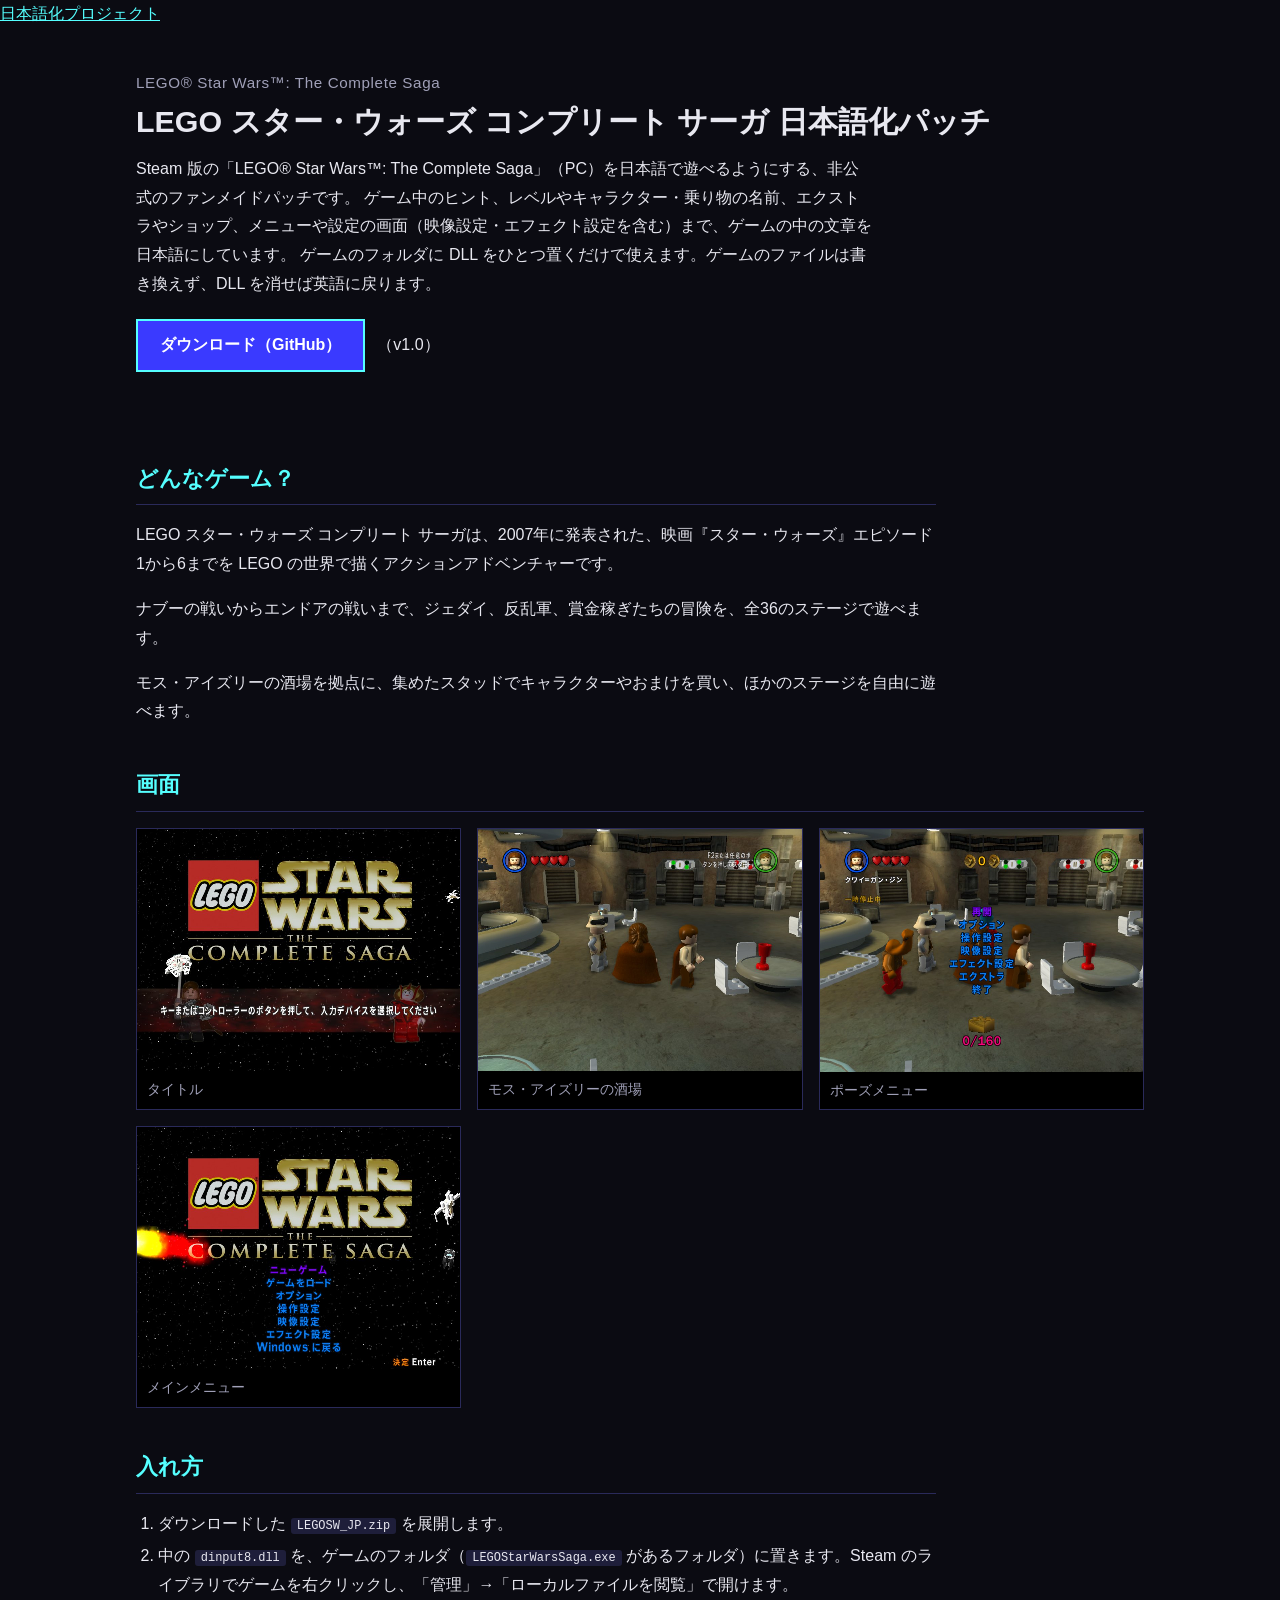
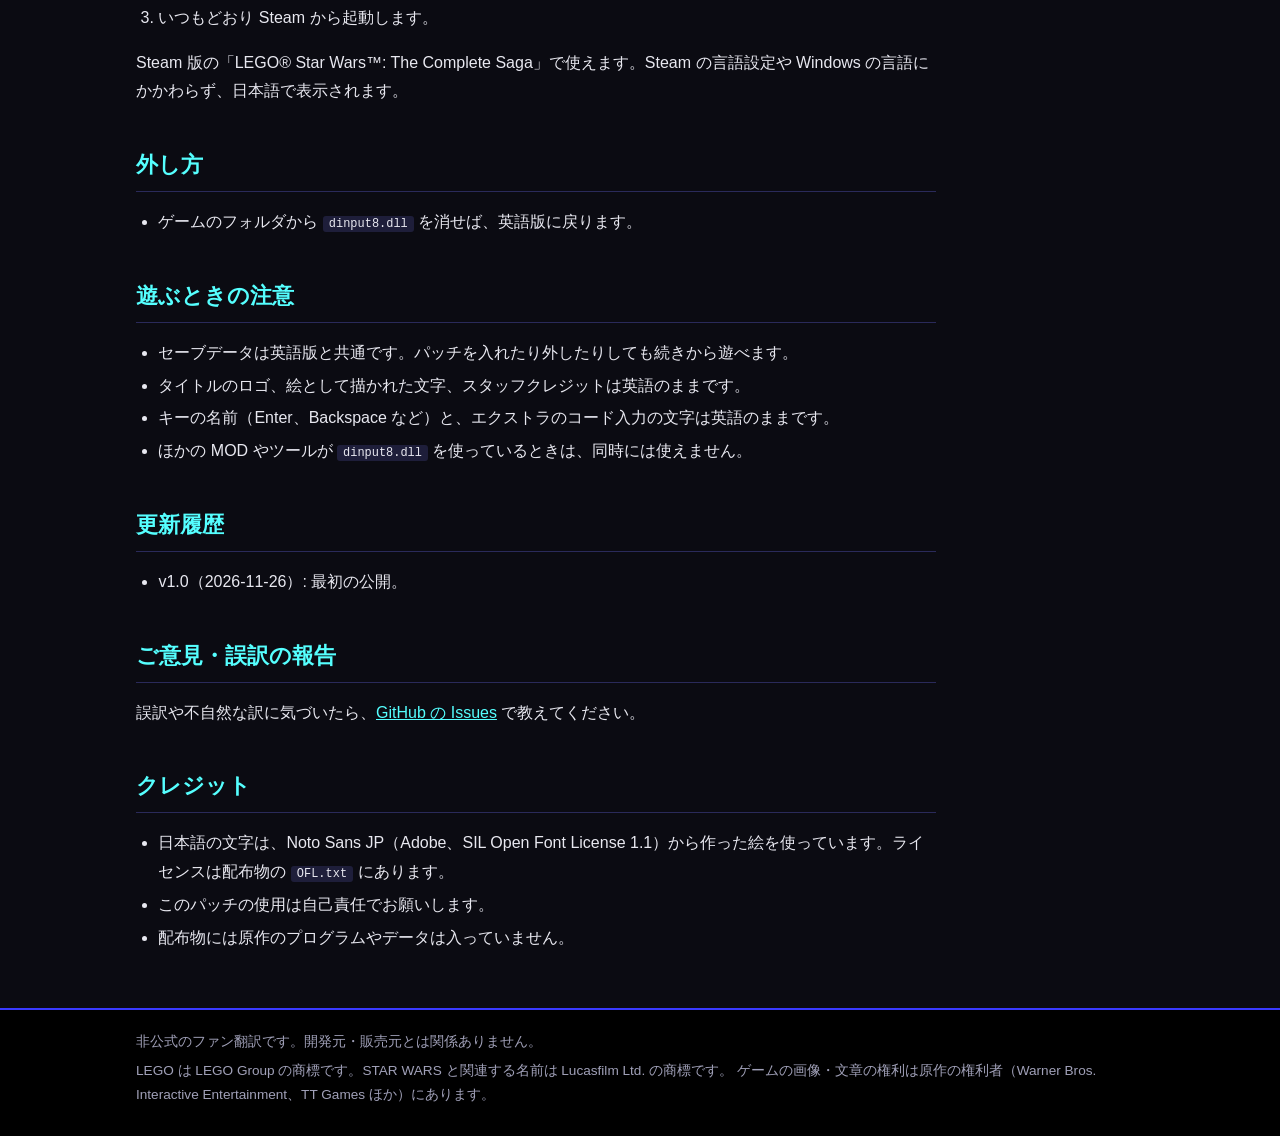
<file: docs/sw/index.html>
<!doctype html>
<html lang="ja">
<head>
<meta charset="utf-8">
<meta name="viewport" content="width=device-width, initial-scale=1">
<title>LEGO スター・ウォーズ コンプリート サーガ 日本語化パッチ — LEGO シリーズ 日本語化プロジェクト</title>
<meta name="description" content="Steam 版 LEGO スター・ウォーズ コンプリート サーガ（LEGO Star Wars: The Complete Saga）を日本語で遊べるようにする、非公式のファンメイドパッチ。">
<meta property="og:type" content="article">
<meta property="og:title" content="LEGO スター・ウォーズ コンプリート サーガ 日本語化パッチ">
<meta property="og:description" content="Steam 版 LEGO スター・ウォーズ コンプリート サーガ（LEGO Star Wars: The Complete Saga）を日本語で遊べるようにする、非公式のファンメイドパッチ。">
<meta property="og:url" content="https://higesho.github.io/lego-ja/sw/">
<meta property="og:image" content="https://higesho.github.io/lego-ja/sw/img/cantina.jpg">
<link rel="stylesheet" href="../style.css">
</head>
<body>
<header class="jpn" id="jpn"><div class="jpn-band"><a class="jpn-home" href="https://higesho.github.io/ja/">日本語化プロジェクト</a></div></header>
<script src="https://higesho.github.io/ja/nav.js"></script>

<main class="band">
<section class="hero">
<p class="sub">LEGO® Star Wars™: The Complete Saga</p>
<h1>LEGO スター・ウォーズ コンプリート サーガ 日本語化パッチ</h1>
<p class="tag">Steam 版の「LEGO® Star Wars™: The Complete Saga」（PC）を日本語で遊べるようにする、非公式のファンメイドパッチです。
ゲーム中のヒント、レベルやキャラクター・乗り物の名前、エクストラやショップ、メニューや設定の画面（映像設定・エフェクト設定を含む）まで、ゲームの中の文章を日本語にしています。
ゲームのフォルダに DLL をひとつ置くだけで使えます。ゲームのファイルは書き換えず、DLL を消せば英語に戻ります。</p>
<p><a class="dl" href="https://github.com/higesho/lego-ja/releases/tag/sw-v1.0">ダウンロード（GitHub）</a>（v1.0）</p>
</section>

<div class="text">
<h2>どんなゲーム？</h2>
<p>LEGO スター・ウォーズ コンプリート サーガは、2007年に発表された、映画『スター・ウォーズ』エピソード1から6までを LEGO の世界で描くアクションアドベンチャーです。</p>
<p>ナブーの戦いからエンドアの戦いまで、ジェダイ、反乱軍、賞金稼ぎたちの冒険を、全36のステージで遊べます。</p>
<p>モス・アイズリーの酒場を拠点に、集めたスタッドでキャラクターやおまけを買い、ほかのステージを自由に遊べます。</p>
</div>

<h2>画面</h2>
<div class="shots">
  <figure><img src="img/title.jpg" alt="タイトル画面" loading="lazy"><figcaption>タイトル</figcaption></figure>
  <figure><img src="img/cantina.jpg" alt="酒場の画面" loading="lazy"><figcaption>モス・アイズリーの酒場</figcaption></figure>
  <figure><img src="img/pause.jpg" alt="ポーズメニューの画面" loading="lazy"><figcaption>ポーズメニュー</figcaption></figure>
  <figure><img src="img/menu.jpg" alt="メインメニューの画面" loading="lazy"><figcaption>メインメニュー</figcaption></figure>
</div>

<div class="text">
<h2>入れ方</h2>
<ol>
<li>ダウンロードした <code>LEGOSW_JP.zip</code> を展開します。</li>
<li>中の <code>dinput8.dll</code> を、ゲームのフォルダ（<code>LEGOStarWarsSaga.exe</code> があるフォルダ）に置きます。Steam のライブラリでゲームを右クリックし、「管理」→「ローカルファイルを閲覧」で開けます。</li>
<li>いつもどおり Steam から起動します。</li>
</ol>
<p>Steam 版の「LEGO® Star Wars™: The Complete Saga」で使えます。Steam の言語設定や Windows の言語にかかわらず、日本語で表示されます。</p>

<h2>外し方</h2>
<ul>
<li>ゲームのフォルダから <code>dinput8.dll</code> を消せば、英語版に戻ります。</li>
</ul>

<h2>遊ぶときの注意</h2>
<ul>
<li>セーブデータは英語版と共通です。パッチを入れたり外したりしても続きから遊べます。</li>
<li>タイトルのロゴ、絵として描かれた文字、スタッフクレジットは英語のままです。</li>
<li>キーの名前（Enter、Backspace など）と、エクストラのコード入力の文字は英語のままです。</li>
<li>ほかの MOD やツールが <code>dinput8.dll</code> を使っているときは、同時には使えません。</li>
</ul>

<h2>更新履歴</h2>
<ul>
<li>v1.0（2026-11-26）: 最初の公開。</li>
</ul>

<h2>ご意見・誤訳の報告</h2>
<p>誤訳や不自然な訳に気づいたら、<a href="https://github.com/higesho/lego-ja/issues">GitHub の Issues</a> で教えてください。</p>

<h2>クレジット</h2>
<ul>
<li>日本語の文字は、Noto Sans JP（Adobe、SIL Open Font License 1.1）から作った絵を使っています。ライセンスは配布物の <code>OFL.txt</code> にあります。</li>
<li>このパッチの使用は自己責任でお願いします。</li>
<li>配布物には原作のプログラムやデータは入っていません。</li>
</ul>
</div>
</main>

<footer class="foot"><div class="band">
  <p>非公式のファン翻訳です。開発元・販売元とは関係ありません。</p>
  <p>LEGO は LEGO Group の商標です。STAR WARS と関連する名前は Lucasfilm Ltd. の商標です。 ゲームの画像・文章の権利は原作の権利者（Warner Bros. Interactive Entertainment、TT Games ほか）にあります。</p>
</div></footer>
</body>
</html>
</file>
<file: docs/style.css>
/* ウルティマ シリーズ 日本語化プロジェクト — 共通スタイル */
:root {
  --bg: #0b0b12;
  --panel: #14142a;
  --line: #2a2a5a;
  --text: #e8e8f0;
  --muted: #a0a0b8;
  --cyan: #55ffff;
  --blue: #3a3aff;
  --gold: #ffd75a;
  --green: #55ff55;
}

* { box-sizing: border-box; }

html { -webkit-text-size-adjust: 100%; }

body {
  margin: 0;
  background: var(--bg);
  color: var(--text);
  font-family: "Hiragino Kaku Gothic ProN", "Hiragino Sans", "Yu Gothic UI", "Meiryo", sans-serif;
  line-height: 1.8;
}

a { color: var(--cyan); }
a:hover { color: #ffffff; }

.band { max-width: 1040px; margin: 0 auto; padding: 0 16px; }

/* 上の帯 */
header.top { border-bottom: 2px solid var(--blue); background: #000; }
header.top .band { display: flex; flex-wrap: wrap; align-items: center; gap: 8px 24px; padding-top: 10px; padding-bottom: 10px; }
.brand { color: var(--cyan); font-weight: bold; font-size: 1.1rem; text-decoration: none; letter-spacing: 0.05em; }
header.top nav { display: flex; flex-wrap: wrap; gap: 4px 16px; }
header.top nav a { color: var(--muted); text-decoration: none; }
header.top nav a:hover, header.top nav a.here { color: var(--text); }

/* 冒頭 */
.hero { padding: 40px 0 24px; }
.hero h1 { margin: 0 0 12px; font-size: 1.9rem; line-height: 1.4; }
.hero .sub { margin: 0 0 4px; color: var(--muted); font-size: 0.95rem; letter-spacing: 0.04em; }
.hero p.tag { margin: 0 0 20px; max-width: 46em; }

.dl { display: inline-block; margin: 0 12px 8px 0; padding: 10px 22px; background: var(--blue); color: #fff; text-decoration: none; font-weight: bold; border: 2px solid var(--cyan); }
.dl:hover { background: #5555ff; color: #fff; }
.dl.sub { background: transparent; border-color: var(--line); color: var(--text); font-weight: normal; }

h2 { margin: 40px 0 12px; padding-bottom: 6px; border-bottom: 1px solid var(--line); font-size: 1.35rem; color: var(--cyan); }
h3 { margin: 24px 0 8px; font-size: 1.1rem; }

code { background: #1e1e3a; padding: 1px 6px; border-radius: 3px; font-size: 0.92em; word-break: break-all; }

/* 作品一覧 */
.titles { display: grid; grid-template-columns: repeat(auto-fill, minmax(230px, 1fr)); gap: 16px; margin: 16px 0 8px; padding: 0; list-style: none; }
.titles li { background: var(--panel); border: 1px solid var(--line); display: flex; flex-direction: column; }
.titles li.ready { border-color: var(--cyan); }
.titles .thumb { display: block; aspect-ratio: 4 / 3; background: #000; border-bottom: 1px solid var(--line); overflow: hidden; }
.titles .thumb img { width: 100%; height: 100%; object-fit: fill; image-rendering: pixelated; display: block; }
.titles .thumb.none { display: flex; align-items: center; justify-content: center; color: #3a3a6a; font-size: 3rem; font-weight: bold; font-family: Georgia, "Times New Roman", serif; }
.titles .body { padding: 12px 14px 14px; display: flex; flex-direction: column; gap: 4px; flex: 1; }
.titles .name { font-weight: bold; font-size: 1.05rem; }
.titles .orig { color: var(--muted); font-size: 0.85rem; line-height: 1.5; }
.titles .desc { font-size: 0.9rem; margin-top: 4px; flex: 1; }
.titles .more { margin-top: 8px; font-size: 0.9rem; }
.state { display: inline-block; align-self: flex-start; padding: 0 8px; font-size: 0.8rem; border: 1px solid; }
.state.ready { color: var(--green); border-color: var(--green); }
.state.wip { color: var(--gold); border-color: var(--gold); }
.state.plan { color: var(--muted); border-color: var(--line); }

/* 画面 */
.shots { display: grid; grid-template-columns: repeat(auto-fill, minmax(300px, 1fr)); gap: 16px; margin: 16px 0; }
.shots figure { margin: 0; background: #000; border: 1px solid var(--line); }
.shots img { display: block; width: 100%; aspect-ratio: 4 / 3; object-fit: fill; image-rendering: pixelated; }
.shots figcaption { padding: 6px 10px; font-size: 0.88rem; color: var(--muted); }
.waw { margin: 16px 0; max-width: 600px; background: #000; border: 1px solid var(--line); }
.waw img { display: block; width: 100%; height: auto; }
.waw figcaption { padding: 6px 10px; font-size: 0.88rem; color: var(--muted); background: var(--bg); }

/* 文章 */
.text { max-width: 50em; }
.text ol, .text ul { padding-left: 1.4em; }
.text li { margin: 4px 0; }
.note { background: var(--panel); border-left: 4px solid var(--cyan); padding: 10px 14px; margin: 16px 0; }

table.ver { border-collapse: collapse; font-size: 0.88rem; margin: 8px 0; }
table.ver th, table.ver td { border: 1px solid var(--line); padding: 4px 10px; text-align: left; }
table.ver th { background: var(--panel); font-weight: normal; color: var(--muted); }
.scroll { overflow-x: auto; }

/* 下の帯 */
footer.foot { margin-top: 56px; border-top: 2px solid var(--blue); background: #000; color: var(--muted); font-size: 0.85rem; }
footer.foot .band { padding-top: 16px; padding-bottom: 24px; }
footer.foot p { margin: 4px 0; }

@media (max-width: 600px) {
  .hero h1 { font-size: 1.5rem; }
  .shots { grid-template-columns: 1fr; }
}

/* メニュー: 同じシリーズのリンクを左、GitHub、ほかのシリーズ（higesho.github.io の別サイト）を右に並べ、
   ほかのシリーズは区切り線・金色・「↗」で見分ける */
header.top nav a[href^="https://github.com/"] { order: 1; }
header.top nav a[href^="https://higesho.github.io/"] { order: 2; color: var(--gold); opacity: 0.85; }
header.top nav a[href^="https://higesho.github.io/"]::before { content: "↗ "; }
header.top nav a[href^="https://higesho.github.io/"]:hover { color: #fff; opacity: 1; }
header.top nav a:not([href^="https://higesho.github.io/"]) + a[href^="https://higesho.github.io/"] { margin-left: 4px; padding-left: 16px; border-left: 1px solid var(--line); }
</file>
